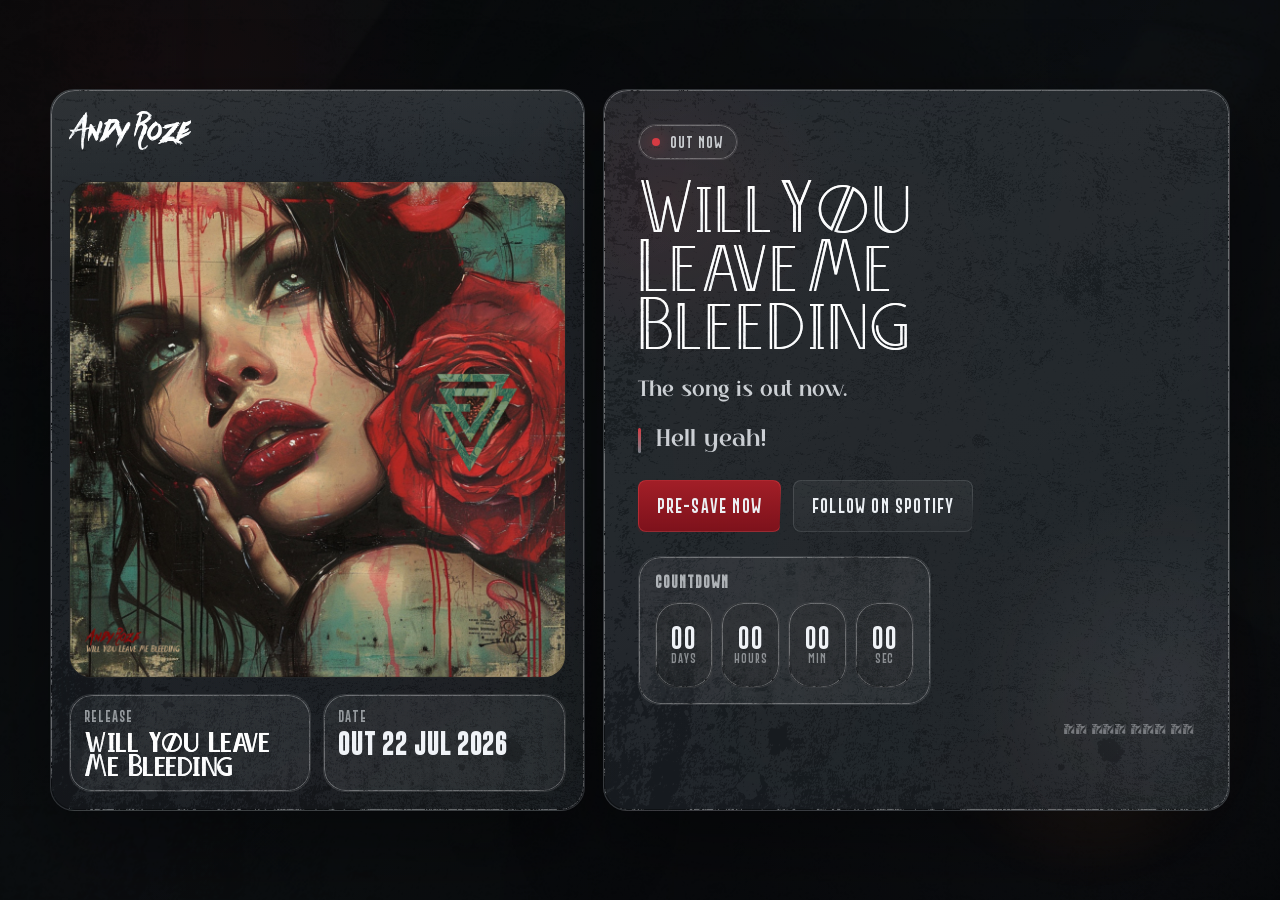
<file: bleed/index.html>
<!doctype html>
<html lang="en">
<head>
  <meta charset="utf-8" />
  <meta name="viewport" content="width=device-width, initial-scale=1" />
  <title>Andy Roze — Will You Leave Me Bleeding</title>
  <meta name="description" content="Pre-save Andy Roze — Will You Leave Me Bleeding. Out July 22, 2026." />
  <meta name="theme-color" content="#131518" />
  <meta property="og:title" content="Andy Roze — Will You Leave Me Bleeding" />
  <meta property="og:description" content="Pre-save now. Out July 22, 2026." />
  <meta property="og:type" content="website" />
  <meta property="og:image" content="cover-wylmb.jpg" />

  <style>
    @font-face { font-family: "Againts"; src: url("Againts.ttf") format("truetype"); font-display: swap; }
    @font-face { font-family: "AnniversDemo"; src: url("AnniversDemo.ttf") format("truetype"); font-display: swap; }
    @font-face { font-family: "Gobold"; src: url("GoboldExtra2.otf") format("opentype"); font-display: swap; }
    @font-face { font-family: "Graceful"; src: url("Graceful.otf") format("opentype"); font-display: swap; }

    :root {
      --bg: #0d1013;
      --mx: 0;
      --my: 0;
      --bg-2: #171b20;
      --panel: rgba(23, 26, 31, 0.84);
      --panel-2: rgba(28, 32, 38, 0.78);
      --metal: #d8dde3;
      --ink: #ecf0f4;
      --muted: rgba(236,240,244,.76);
      --low: rgba(236,240,244,.48);
      --edge: rgba(255,255,255,.11);
      --blood: #971d24;
      --blood-2: #d63b43;
      --teal: #6d7e8a;
      --steel: #98a3ad;
      --shadow: 0 30px 90px rgba(0,0,0,.42);
      --radius: 24px;
    }

    * { box-sizing: border-box; }
    html, body { min-height: 100%; }
    body {
      margin: 0;
      color: var(--ink);
      overflow-x: hidden;
      font-family: Georgia, serif;
      background:
        radial-gradient(circle at 12% 12%, rgba(214,59,67,.10), transparent 24vw),
        radial-gradient(circle at 85% 82%, rgba(120,136,148,.10), transparent 30vw),
        linear-gradient(145deg, #090b0d 0%, #15191d 50%, #0b0d10 100%);
      position: relative;
    }

    body::before,
    body::after {
      content: "";
      position: fixed;
      inset: 0;
      pointer-events: none;
    }

    body::before {
      background: url("grunge-texture.jpg") center/cover repeat;
      opacity: .045;
      mix-blend-mode: soft-light;
      z-index: -1;
    }

    body::after {
      background:
        linear-gradient(rgba(255,255,255,.018) 1px, transparent 1px),
        linear-gradient(90deg, rgba(255,255,255,.015) 1px, transparent 1px);
      background-size: 48px 48px;
      mask-image: radial-gradient(circle at center, black 0%, transparent 82%);
      opacity: .14;
      z-index: -1;
    }

    .bg-photo {
      position: fixed;
      inset: -3%;
      pointer-events: none;
      z-index: -2;
      background-image:
        linear-gradient(180deg, rgba(6,8,10,.82), rgba(7,9,11,.86)),
        linear-gradient(90deg, rgba(8,9,11,.78), rgba(8,9,11,.46) 34%, rgba(8,9,11,.72) 100%),
        url("bg-andy.jpg");
      background-size: cover, cover, cover;
      background-repeat: no-repeat;
      background-position: center, center, 71% center;
      opacity: .5;
      filter: brightness(.42) saturate(.72) contrast(1.02);
      transform: translate3d(calc(var(--mx) * 10px), calc(var(--my) * 10px), 0) scale(1.05);
      will-change: transform;
      transition: transform .18s ease-out;
    }

    .candle-glow {
      position: fixed;
      width: min(30vw, 320px);
      height: min(42vw, 420px);
      right: clamp(10px, 3vw, 36px);
      bottom: clamp(18px, 4vh, 44px);
      pointer-events: none;
      z-index: -1;
      opacity: .34;
      transform: translate3d(calc(var(--mx) * 5px), calc(var(--my) * 7px), 0);
      filter: blur(18px);
      will-change: transform, opacity;
      transition: transform .18s ease-out;
      animation: candleFlicker 5.6s ease-in-out infinite;
    }

    .candle-glow::before,
    .candle-glow::after {
      content: "";
      position: absolute;
      inset: 0;
      border-radius: 999px;
    }

    .candle-glow::before {
      background:
        radial-gradient(circle at 55% 76%, rgba(255,162,83,.24) 0%, rgba(255,126,46,.15) 18%, rgba(194,58,21,.07) 34%, rgba(194,58,21,0) 66%),
        radial-gradient(circle at 52% 60%, rgba(255,210,116,.18) 0%, rgba(255,179,86,.12) 12%, rgba(255,140,66,.05) 24%, rgba(255,140,66,0) 50%);
    }

    .candle-glow::after {
      width: 22%;
      height: 34%;
      left: 47%;
      top: 38%;
      transform: translateX(-50%);
      background:
        radial-gradient(circle at 50% 70%, rgba(255,233,172,.55) 0%, rgba(255,188,87,.28) 24%, rgba(255,137,49,.10) 48%, rgba(255,137,49,0) 76%);
      filter: blur(10px);
      opacity: .85;
    }

    a { color: inherit; text-decoration: none; }

    .wrap {
      width: min(1180px, calc(100% - 28px));
      margin: 0 auto;
      min-height: 100vh;
      display: grid;
      place-items: center;
      padding: 24px 0;
      position: relative;
    }


    .shell {
      width: 100%;
      display: grid;
      grid-template-columns: minmax(320px, .92fr) minmax(360px, 1.08fr);
      gap: 18px;
      position: relative;
      z-index: 1;
      /* Keep the interactive panels fixed under the cursor.
         Background layers can still use the mouse parallax variables. */
      transform: none;
    }

    .art-panel,
    .content-panel {
      position: relative;
      overflow: hidden;
      border-radius: var(--radius);
      border: 1px solid var(--edge);
      box-shadow: var(--shadow);
      backdrop-filter: blur(16px);
      -webkit-backdrop-filter: blur(16px);
    }

    .art-panel {
      padding: 18px;
      background:
        linear-gradient(180deg, rgba(255,255,255,.05), transparent 24%),
        linear-gradient(145deg, rgba(122,136,148,.08), rgba(255,255,255,.02)),
        rgba(18, 21, 26, .88);
      display: flex;
      flex-direction: column;
      gap: 16px;
    }

    .content-panel {
      padding: clamp(22px, 3vw, 34px);
      background:
        radial-gradient(circle at 10% 16%, rgba(214,59,67,.08), transparent 20%),
        radial-gradient(circle at 90% 84%, rgba(152,163,173,.11), transparent 24%),
        linear-gradient(155deg, rgba(255,255,255,.05), rgba(255,255,255,.02)),
        rgba(22, 26, 31, .9);
      display: flex;
      flex-direction: column;
      justify-content: flex-start;
    }

    .rough-edge::after {
      content: "";
      position: absolute;
      inset: 0;
      border-radius: inherit;
      padding: 1px;
      background:
        linear-gradient(180deg, rgba(255,255,255,.2), rgba(255,255,255,.06)),
        url("grunge-texture.jpg") center/cover repeat;
      background-blend-mode: overlay;
      opacity: .32;
      pointer-events: none;
      -webkit-mask: linear-gradient(#000 0 0) content-box, linear-gradient(#000 0 0);
      -webkit-mask-composite: xor;
      mask: linear-gradient(#000 0 0) content-box, linear-gradient(#000 0 0);
      mask-composite: exclude;
    }

    .soft-grunge::before {
      content: "";
      position: absolute;
      inset: 0;
      background:
        linear-gradient(180deg, rgba(255,255,255,.04), transparent 18%),
        url("grunge-texture.jpg") center/cover repeat;
      mix-blend-mode: soft-light;
      opacity: .12;
      pointer-events: none;
    }

    .topline {
      position: relative;
      z-index: 1;
      display: flex;
      align-items: flex-start;
      justify-content: flex-start;
      gap: 12px;
      padding-top: 0;
      overflow: visible;
    }

    .andy {
      display: inline-block;
      margin-top: 0;
      padding-top: .18em;
      padding-bottom: .08em;
      font-family: "Againts", cursive;
      font-size: clamp(2.05rem, 3vw, 2.62rem);
      line-height: 1.24;
      letter-spacing: .02em;
      color: transparent;
      background:
        linear-gradient(180deg, #e7edf3 0%, #b6c0c8 42%, #7d8891 78%, #eef3f7 100%),
        url("grunge-texture.jpg") center/cover repeat;
      background-blend-mode: screen;
      -webkit-background-clip: text;
      background-clip: text;
      text-shadow: 0 0 16px rgba(255,255,255,.04);
      filter: saturate(.84) contrast(1.06);
    }

    .ui-label,
    .badge,
    .tape,
    .note .label,
    .module h2,
    .preview-ribbon,
    .timebox .label,
    .footer {
      font-family: "Gobold", Impact, sans-serif;
      text-transform: uppercase;
      letter-spacing: .08em;
    }

    .smallcaps {
      color: rgba(236,240,244,.74);
      font-size: .9rem;
    }

    .cover-frame,
    .module,
    .note,
    .timebox,
    .badge {
      position: relative;
      overflow: hidden;
      border-radius: 22px;
      border: 1px solid rgba(255,255,255,.09);
      background: rgba(255,255,255,.028);
    }

    .cover-frame {
      background: #0d0f12;
      isolation: isolate;
    }

    .cover-frame::after {
      content: "";
      position: absolute;
      inset: 0;
      background:
        linear-gradient(110deg, transparent 0 50%, rgba(255,255,255,.08) 52%, transparent 56% 100%),
        linear-gradient(180deg, transparent 0 72%, rgba(0,0,0,.32) 100%);
      pointer-events: none;
      z-index: 4;
    }

    .cover {
      display: block;
      width: 100%;
      aspect-ratio: 1 / 1;
      object-fit: cover;
      transform: scale(1.01);
      filter: contrast(1.02) saturate(.97);
      transition: transform .8s ease;
    }

    .cover-frame:hover .cover,
    .cover-frame:focus-within .cover { transform: scale(1.03); }

    .tape {
      position: absolute;
      top: 14px;
      left: 14px;
      z-index: 5;
      padding: 8px 12px;
      font-size: .76rem;
      background: rgba(150,29,36,.92);
      color: #f8f9fb;
      box-shadow: 0 10px 30px rgba(0,0,0,.18);
      border-radius: 8px;
      clip-path: polygon(1% 0, 99% 0, 100% 8%, 99% 100%, 1% 100%, 0 92%, 0 8%);
    }

    .art-notes {
      display: grid;
      grid-template-columns: 1fr 1fr;
      gap: 12px;
    }

    .note {
      min-height: 92px;
      padding: 14px 14px 12px;
    }

    .note .label {
      position: relative;
      z-index: 1;
      color: rgba(236,240,244,.56);
      font-size: .74rem;
      margin-bottom: 8px;
    }

    .note strong {
      position: relative;
      z-index: 1;
      display: block;
      font-size: 1.08rem;
      line-height: 1.14;
      font-weight: 600;
      color: rgba(236,240,244,.92);
    }

    .note-release {
      font-family: "AnniversDemo", serif;
      font-size: 1.58rem !important;
      line-height: .94 !important;
      letter-spacing: .02em;
      color: transparent !important;
      background:
        linear-gradient(180deg, #fbf9f5 0%, #e7edf3 42%, #cad1d8 76%, #f4f7fb 100%),
        url("grunge-texture.jpg") center/cover repeat;
      background-blend-mode: screen;
      -webkit-background-clip: text;
      background-clip: text;
      text-shadow: 0 0 10px rgba(255,255,255,.03);
    }

    .note-date {
      font-family: "Gobold", Impact, sans-serif;
      font-size: 1.48rem !important;
      line-height: .98 !important;
      letter-spacing: .03em;
      color: rgba(244,247,251,.98) !important;
    }

    .badge {
      position: relative;
      z-index: 1;
      display: inline-flex;
      align-items: center;
      gap: 10px;
      align-self: flex-start;
      margin-bottom: 14px;
      padding: 9px 13px;
      background: rgba(255,255,255,.04);
      color: rgba(236,240,244,.82);
      font-size: .78rem;
    }

    .badge i {
      width: 8px;
      height: 8px;
      border-radius: 50%;
      background: var(--blood-2);
      box-shadow: 0 0 16px rgba(214,59,67,.84);
      flex: none;
    }

    .song-title {
      display: block;
      margin: 6px 0 0;
      max-width: 720px;
      line-height: .92;
    }

    .song-title .line {
      display: block;
      white-space: nowrap;
    }

    .song-title .title-word {
      display: inline-block;
      font-family: "AnniversDemo", serif;
      font-size: clamp(2.45rem, 5vw, 4.15rem);
      color: transparent;
      background:
        linear-gradient(180deg, #fbf9f5 0%, #e7edf3 42%, #cad1d8 76%, #f4f7fb 100%),
        url("grunge-texture.jpg") center/cover repeat;
      background-blend-mode: screen;
      -webkit-background-clip: text;
      background-clip: text;
      text-shadow: 0 0 18px rgba(255,255,255,.04);
      letter-spacing: .03em;
      animation: titleBreath 4.6s ease-in-out infinite;
      will-change: filter, text-shadow;
    }

    .song-title .sp { display: inline-block; width: .28em; }

    .lede,
    .pullquote,
    .module p {
      font-family: "Graceful", Georgia, serif !important;
      font-weight: normal;
      text-transform: none;
      letter-spacing: 0;
      color: rgba(236,240,244,.84);
    }

    .lede {
      margin: 18px 0 0;
      max-width: 640px;
      font-size: clamp(1.22rem, 1.72vw, 1.42rem);
      line-height: 1.46;
    }

    .pullquote {
      position: relative;
      margin: 18px 0 0;
      padding-left: 18px;
      max-width: 620px;
      font-size: clamp(1.25rem, 1.88vw, 1.5rem);
      line-height: 1.3;
    }

    .pullquote::before {
      content: "";
      position: absolute;
      left: 0;
      top: .15em;
      bottom: .12em;
      width: 3px;
      background: linear-gradient(180deg, var(--blood-2), rgba(152,163,173,.76));
      border-radius: 99px;
    }

    .actions {
      display: flex;
      flex-wrap: wrap;
      gap: 12px;
      margin-top: 24px;
    }

    .btn {
      min-height: 52px;
      padding: 0 18px;
      border: 1px solid rgba(255,255,255,.12);
      background: linear-gradient(180deg, rgba(255,255,255,.05), rgba(255,255,255,.03));
      color: var(--ink);
      display: inline-flex;
      align-items: center;
      justify-content: center;
      gap: 10px;
      font-family: "Gobold", Impact, sans-serif;
      text-transform: uppercase;
      letter-spacing: .08em;
      font-size: .94rem;
      border-radius: 8px;
      clip-path: polygon(1% 0, 99% 0, 100% 8%, 99% 100%, 1% 100%, 0 92%, 0 8%);
      box-shadow: 0 10px 24px rgba(0,0,0,.14);
      transition: transform .2s ease, border-color .2s ease, filter .2s ease;
    }

    .btn:hover {
      border-color: rgba(255,255,255,.22);
      filter: brightness(1.04);
    }

    .btn:active {
      filter: brightness(.98);
    }

    .btn.primary {
      position: relative;
      overflow: hidden;
      background: linear-gradient(180deg, rgba(165,31,39,.98), rgba(128,18,27,.98));
      border-color: rgba(214,59,67,.55);
      box-shadow: 0 15px 34px rgba(157,31,37,.28);
      animation: buttonGlow 2s ease-in-out infinite;
    }

    .btn.primary::before {
      content: "";
      position: absolute;
      top: -42%;
      bottom: -42%;
      left: -52%;
      width: 42%;
      transform: skewX(-22deg) translateX(-190%);
      background: linear-gradient(90deg, rgba(255,255,255,0) 0%, rgba(255,255,255,.10) 20%, rgba(255,255,255,.95) 50%, rgba(255,255,255,.10) 80%, rgba(255,255,255,0) 100%);
      mix-blend-mode: screen;
      opacity: .98;
      filter: blur(.45px);
      animation: redSweep 2s ease-in-out infinite;
      pointer-events: none;
      z-index: 1;
    }

    .btn.primary::after {
      content: "";
      position: absolute;
      inset: -10%;
      border-radius: inherit;
      background: radial-gradient(circle at center, rgba(255,255,255,.12) 0%, rgba(214,59,67,.18) 42%, rgba(214,59,67,0) 76%);
      opacity: 0;
      filter: blur(14px);
      animation: redGlow 2s ease-in-out infinite;
      pointer-events: none;
      z-index: 0;
    }

    .grid {
      display: grid;
      grid-template-columns: 1.08fr .92fr;
      gap: 14px;
      margin-top: 24px;
      align-items: start;
    }

    .module {
      padding: 16px;
    }

    .module h2 {
      position: relative;
      z-index: 1;
      margin: 0 0 8px;
      color: rgba(236,240,244,.68);
      font-size: .84rem;
    }

    .module p {
      position: relative;
      z-index: 1;
      margin: 0;
      font-size: 1.12rem;
      line-height: 1.42;
    }

    .socials {
      display: flex;
      flex-wrap: wrap;
      gap: 10px;
      margin-top: 14px;
      position: relative;
      z-index: 1;
    }

    .btn.small {
      min-height: 42px;
      padding-inline: 14px;
      font-size: .82rem;
    }

    .preview-ribbon {
      display: inline-block;
      position: relative;
      z-index: 1;
      margin-bottom: 10px;
      padding: 7px 10px;
      font-size: .74rem;
      color: rgba(236,240,244,.84);
      background: rgba(255,255,255,.05);
      border-radius: 6px;
    }

    .countdown {
      display: grid;
      grid-template-columns: repeat(4, minmax(0, 1fr));
      gap: 8px;
      margin-top: 12px;
    }

    .timebox {
      min-height: 86px;
      display: grid;
      place-items: center;
      text-align: center;
      padding: 12px 6px 10px;
      background: rgba(0,0,0,.16);
    }

    .num {
      position: relative;
      z-index: 1;
      font-family: "Gobold", Impact, sans-serif;
      font-size: clamp(1.42rem, 1.85vw, 1.86rem);
      line-height: .95;
      letter-spacing: .02em;
      color: rgba(244,247,251,.98);
    }

    .timebox .label {
      position: relative;
      z-index: 1;
      margin-top: 5px;
      font-size: .62rem;
      line-height: 1;
      color: rgba(236,240,244,.5);
      white-space: nowrap;
    }

    .footer {
      margin-top: 16px;
      min-height: 16px;
      color: rgba(236,240,244,.38);
      font-size: .74rem;
      text-align: right;
    }

    .hidden { display: none !important; }

    @keyframes redSweep {
      0%, 54%, 100% { transform: skewX(-22deg) translateX(-220%); opacity: 0; }
      58% { opacity: .22; }
      66% { transform: skewX(-22deg) translateX(120%); opacity: .98; }
      74% { transform: skewX(-22deg) translateX(360%); opacity: .98; }
      80% { opacity: 0; }
    }

    @keyframes redGlow {
      0%, 54%, 100% { opacity: 0; }
      60% { opacity: .14; }
      68% { opacity: .28; }
      74% { opacity: .34; }
      80% { opacity: .06; }
    }

    @keyframes buttonGlow {
      0%, 54%, 100% {
        box-shadow: 0 15px 34px rgba(157,31,37,.28), 0 0 0 rgba(255,255,255,0), 0 0 0 rgba(214,59,67,0);
      }
      60% {
        box-shadow: 0 15px 34px rgba(157,31,37,.30), 0 0 10px rgba(255,255,255,.04), 0 0 16px rgba(214,59,67,.12);
      }
      68% {
        box-shadow: 0 15px 34px rgba(157,31,37,.32), 0 0 14px rgba(255,255,255,.08), 0 0 24px rgba(214,59,67,.18);
      }
      74% {
        box-shadow: 0 15px 34px rgba(157,31,37,.34), 0 0 18px rgba(255,255,255,.10), 0 0 30px rgba(214,59,67,.24);
      }
      80% {
        box-shadow: 0 15px 34px rgba(157,31,37,.28), 0 0 6px rgba(255,255,255,.02), 0 0 10px rgba(214,59,67,.08);
      }
    }

    @media (max-width: 1020px) {
      .shell {
        grid-template-columns: 1fr;
        transform: none;
      }
      .art-panel,
      .content-panel { transform: none; }
      .wrap { width: min(100% - 18px, 760px); padding: 12px 0 18px; }
      .grid { grid-template-columns: 1fr; }
      .song-title .title-word { font-size: clamp(2.15rem, 7.4vw, 3.65rem); }
      .actions .btn { width: 100%; }
    }

    @media (max-width: 620px) {
      .art-panel { padding: 14px; }
      .content-panel { padding: 18px 15px 20px; }
      .art-notes { grid-template-columns: 1fr; }
      .countdown { grid-template-columns: repeat(2, minmax(0, 1fr)); }
      .song-title .line { white-space: normal; }
      .andy {
        font-size: 1.9rem;
        margin-top: 0;
        padding-top: .18em;
        padding-bottom: .08em;
        line-height: 1.24;
      }
    }

    @media (prefers-reduced-motion: reduce) {
      .shell,
      .art-panel,
      .content-panel {
        transform: none !important;
        transition: none !important;
      }
    }

    @media (prefers-reduced-motion: no-preference) {
      .badge i { animation: pulse 1.8s ease-in-out infinite; }
      @keyframes pulse { 0%, 100% { transform: scale(.82); opacity: .74; } 50% { transform: scale(1.16); opacity: 1; } }
      @keyframes candleFlicker {
        0%, 100% { opacity: .26; transform: translate3d(calc(var(--mx) * 5px), calc(var(--my) * 7px), 0) scale(.98); }
        18% { opacity: .32; transform: translate3d(calc(var(--mx) * 5px), calc(var(--my) * 7px), 0) scale(1.02); }
        42% { opacity: .38; transform: translate3d(calc(var(--mx) * 5px), calc(var(--my) * 7px), 0) scale(1.03); }
        61% { opacity: .28; transform: translate3d(calc(var(--mx) * 5px), calc(var(--my) * 7px), 0) scale(.99); }
        78% { opacity: .36; transform: translate3d(calc(var(--mx) * 5px), calc(var(--my) * 7px), 0) scale(1.01); }
      }
      @keyframes titleBreath {
        0%, 100% {
          text-shadow: 0 0 14px rgba(255,255,255,.03), 0 0 20px rgba(214,59,67,.04), 0 0 30px rgba(255,255,255,.02);
          filter: brightness(1) drop-shadow(0 0 2px rgba(255,255,255,.02));
        }
        50% {
          text-shadow: 0 0 18px rgba(255,255,255,.08), 0 0 28px rgba(214,59,67,.10), 0 0 44px rgba(255,255,255,.05);
          filter: brightness(1.04) drop-shadow(0 0 8px rgba(255,255,255,.05));
        }
      }
    }
  </style>
</head>
<body>
  <div class="bg-photo" aria-hidden="true"></div>
  <div class="candle-glow" aria-hidden="true"></div>
  <main class="wrap">
    <section class="shell" aria-label="Pre-save page">
      <aside class="art-panel rough-edge soft-grunge">
        <div class="topline">
          <span class="andy">Andy Roze</span>
        </div>

        <div class="cover-frame rough-edge soft-grunge" id="coverFrame">
          <img class="cover" src="cover-wylmb.jpg" alt="Will You Leave Me Bleeding cover art" />
        </div>

        <div class="art-notes">
          <div class="note rough-edge soft-grunge">
            <div class="label">Release</div>
            <strong class="note-release">Will You Leave Me Bleeding</strong>
          </div>
          <div class="note rough-edge soft-grunge">
            <div class="label">Date</div>
            <strong class="note-date">Out 22 Jul 2026</strong>
          </div>
        </div>
      </aside>

      <article class="content-panel rough-edge soft-grunge">
        <div>
          <div class="badge rough-edge"><i></i><span id="statusText">Pre-save</span></div>

          <div class="song-title" aria-label="Will You Leave Me Bleeding">
            <span class="line"><span class="title-word">Will</span><span class="sp"></span><span class="title-word">You</span></span>
            <span class="line"><span class="title-word">Leave</span><span class="sp"></span><span class="title-word">Me</span></span>
            <span class="line"><span class="title-word">Bleeding</span></span>
          </div>

          <p class="lede" id="leadText">
            The song will be saved to your Spotify on July 22, 2026.
          </p>

          <p class="pullquote">Hell yeah!</p>

          <nav class="actions" aria-label="Primary actions">
            <a class="btn primary" id="previewButton" href="https://found.ee/b1iMW1" target="_blank" rel="noopener">Pre-Save Now</a>
            <a class="btn" id="spotifyButton" href="#" target="_blank" rel="noopener">Follow on Spotify</a>
          </nav>

          <div class="grid">
            <section class="module rough-edge soft-grunge" aria-label="Countdown to release">
              <h2>Countdown</h2>
              <div class="countdown">
                <div class="timebox rough-edge soft-grunge"><div><div class="num" id="days">--</div><div class="label">Days</div></div></div>
                <div class="timebox rough-edge soft-grunge"><div><div class="num" id="hours">--</div><div class="label">Hours</div></div></div>
                <div class="timebox rough-edge soft-grunge"><div><div class="num" id="minutes">--</div><div class="label">Min</div></div></div>
                <div class="timebox rough-edge soft-grunge"><div><div class="num" id="seconds">--</div><div class="label">Sec</div></div></div>
              </div>
            </section>
          </div>
        </div>

        <footer class="footer">𒍝𒂊 𒈬𒁕𒀭 𒌑𒌌𒄭 𒅗𒀀</footer>
      </article>
    </section>
  </main>

  <script>
    // EDIT ONLY THIS BLOCK AFTER UPLOAD
    const CONFIG = {
      releaseDateISO: "2026-07-22T00:00:00+02:00",
      presaveUrl: "https://found.ee/b1iMW1",
      spotifyArtistUrl: "https://open.spotify.com/artist/0I22ZgD2w7WwWUmAvrTj4Y?si=UqC60DfySte24MYBbUj7Jg",
      instagramUrl: "",
      youtubeUrl: "",
      outNowUrl: "PASTE_FINAL_SPOTIFY_OR_SMART_LINK_AFTER_RELEASE_HERE"
    };

    const $ = (id) => document.getElementById(id);
    const setHref = (id, value) => {
      const el = $(id);
      const valid = value && !value.startsWith("PASTE_") && value !== "#";
      if (valid) el.href = value;
      else el.classList.add("hidden");
    };

    setHref("spotifyButton", CONFIG.spotifyArtistUrl);
    $("previewButton").href = CONFIG.presaveUrl;
    $("previewButton").target = "_blank";

    const target = new Date(CONFIG.releaseDateISO).getTime();
    const tick = () => {
      const now = Date.now();
      let diff = target - now;

      if (diff <= 0) {
        $("statusText").textContent = "Out Now";
        $("leadText").textContent = "The song is out now.";
        ["days", "hours", "minutes", "seconds"].forEach(id => $(id).textContent = "00");
        if (CONFIG.outNowUrl && !CONFIG.outNowUrl.startsWith("PASTE_")) {
          $("previewButton").textContent = "Listen Now";
          $("previewButton").href = CONFIG.outNowUrl;
          $("previewButton").target = "_blank";
        }
        return;
      }

      const days = Math.floor(diff / 86400000); diff -= days * 86400000;
      const hours = Math.floor(diff / 3600000); diff -= hours * 3600000;
      const minutes = Math.floor(diff / 60000); diff -= minutes * 60000;
      const seconds = Math.floor(diff / 1000);

      $("days").textContent = String(days).padStart(2, "0");
      $("hours").textContent = String(hours).padStart(2, "0");
      $("minutes").textContent = String(minutes).padStart(2, "0");
      $("seconds").textContent = String(seconds).padStart(2, "0");
    };

    tick();
    setInterval(tick, 1000);

    // Subtle full-page mouse parallax / tilt.
    const canParallax = window.matchMedia("(hover: hover) and (pointer: fine)").matches
      && !window.matchMedia("(prefers-reduced-motion: reduce)").matches;

    if (canParallax) {
      let targetX = 0;
      let targetY = 0;
      let currentX = 0;
      let currentY = 0;
      let raf = 0;

      const renderParallax = () => {
        currentX += (targetX - currentX) * 0.10;
        currentY += (targetY - currentY) * 0.10;

        document.documentElement.style.setProperty("--mx", currentX.toFixed(4));
        document.documentElement.style.setProperty("--my", currentY.toFixed(4));

        const moving = Math.abs(targetX - currentX) > 0.001 || Math.abs(targetY - currentY) > 0.001;
        if (moving) raf = requestAnimationFrame(renderParallax);
        else raf = 0;
      };

      const startRender = () => {
        if (!raf) raf = requestAnimationFrame(renderParallax);
      };

      window.addEventListener("pointermove", (event) => {
        targetX = (event.clientX / window.innerWidth - 0.5) * 2;
        targetY = (event.clientY / window.innerHeight - 0.5) * 2;
        targetX = Math.max(-1, Math.min(1, targetX));
        targetY = Math.max(-1, Math.min(1, targetY));
        startRender();
      }, { passive: true });

      document.documentElement.addEventListener("mouseleave", () => {
        targetX = 0;
        targetY = 0;
        startRender();
      });
    }
  </script>
</body>
</html>
</file>
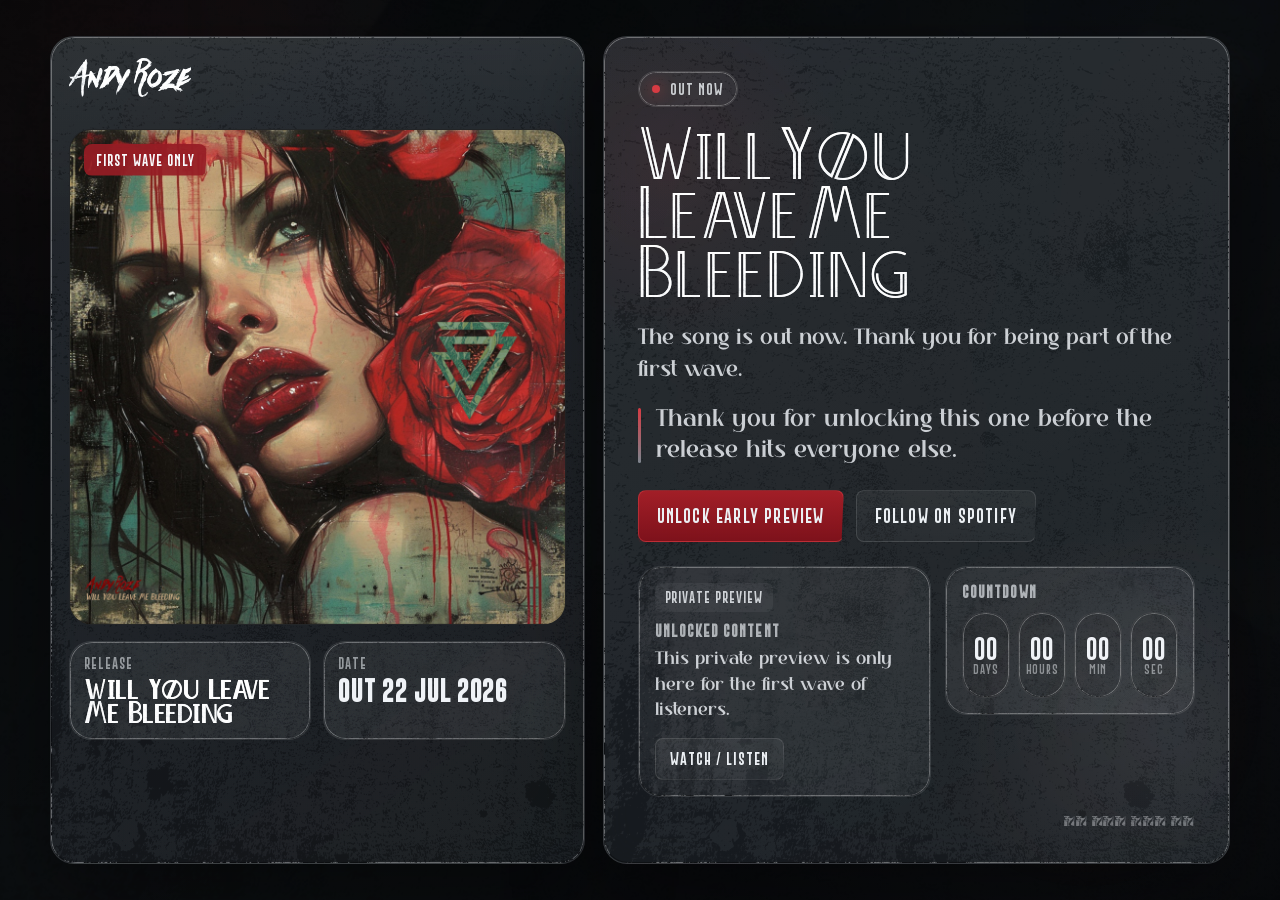
<file: bleeding-unlocked/index.html>
<!doctype html>
<html lang="en">
<head>
  <meta charset="utf-8" />
  <meta name="viewport" content="width=device-width, initial-scale=1" />
  <title>Andy Roze — Will You Leave Me Bleeding</title>
  <meta name="description" content="Private pre-release unlock for Andy Roze — Will You Leave Me Bleeding. Out July 22, 2026." />
  <meta name="theme-color" content="#131518" />
  <meta property="og:title" content="Andy Roze — Will You Leave Me Bleeding" />
  <meta property="og:description" content="Private pre-release unlock. Out July 22, 2026." />
  <meta property="og:type" content="website" />
  <meta property="og:image" content="cover-wylmb.jpg" />

  <style>
    @font-face { font-family: "Againts"; src: url("Againts.ttf") format("truetype"); font-display: swap; }
    @font-face { font-family: "AnniversDemo"; src: url("AnniversDemo.ttf") format("truetype"); font-display: swap; }
    @font-face { font-family: "Gobold"; src: url("GoboldExtra2.otf") format("opentype"); font-display: swap; }
    @font-face { font-family: "Graceful"; src: url("Graceful.otf") format("opentype"); font-display: swap; }

    :root {
      --bg: #0d1013;
      --mx: 0;
      --my: 0;
      --bg-2: #171b20;
      --panel: rgba(23, 26, 31, 0.84);
      --panel-2: rgba(28, 32, 38, 0.78);
      --metal: #d8dde3;
      --ink: #ecf0f4;
      --muted: rgba(236,240,244,.76);
      --low: rgba(236,240,244,.48);
      --edge: rgba(255,255,255,.11);
      --blood: #971d24;
      --blood-2: #d63b43;
      --teal: #6d7e8a;
      --steel: #98a3ad;
      --shadow: 0 30px 90px rgba(0,0,0,.42);
      --radius: 24px;
    }

    * { box-sizing: border-box; }
    html, body { min-height: 100%; }
    body {
      margin: 0;
      color: var(--ink);
      overflow-x: hidden;
      font-family: Georgia, serif;
      background:
        radial-gradient(circle at 12% 12%, rgba(214,59,67,.10), transparent 24vw),
        radial-gradient(circle at 85% 82%, rgba(120,136,148,.10), transparent 30vw),
        linear-gradient(145deg, #090b0d 0%, #15191d 50%, #0b0d10 100%);
      position: relative;
    }

    body::before,
    body::after {
      content: "";
      position: fixed;
      inset: 0;
      pointer-events: none;
    }

    body::before {
      background: url("grunge-texture.jpg") center/cover repeat;
      opacity: .045;
      mix-blend-mode: soft-light;
      z-index: -1;
    }

    body::after {
      background:
        linear-gradient(rgba(255,255,255,.018) 1px, transparent 1px),
        linear-gradient(90deg, rgba(255,255,255,.015) 1px, transparent 1px);
      background-size: 48px 48px;
      mask-image: radial-gradient(circle at center, black 0%, transparent 82%);
      opacity: .14;
      z-index: -1;
    }

    .bg-photo {
      position: fixed;
      inset: -3%;
      pointer-events: none;
      z-index: -2;
      background-image:
        linear-gradient(180deg, rgba(6,8,10,.82), rgba(7,9,11,.86)),
        linear-gradient(90deg, rgba(8,9,11,.78), rgba(8,9,11,.46) 34%, rgba(8,9,11,.72) 100%),
        url("bg-andy.jpg");
      background-size: cover, cover, cover;
      background-repeat: no-repeat;
      background-position: center, center, 71% center;
      opacity: .5;
      filter: brightness(.42) saturate(.72) contrast(1.02);
      transform: translate3d(calc(var(--mx) * 10px), calc(var(--my) * 10px), 0) scale(1.05);
      will-change: transform;
      transition: transform .18s ease-out;
    }

    .candle-glow {
      position: fixed;
      width: min(30vw, 320px);
      height: min(42vw, 420px);
      right: clamp(10px, 3vw, 36px);
      bottom: clamp(18px, 4vh, 44px);
      pointer-events: none;
      z-index: -1;
      opacity: .34;
      transform: translate3d(calc(var(--mx) * 5px), calc(var(--my) * 7px), 0);
      filter: blur(18px);
      will-change: transform, opacity;
      transition: transform .18s ease-out;
      animation: candleFlicker 5.6s ease-in-out infinite;
    }

    .candle-glow::before,
    .candle-glow::after {
      content: "";
      position: absolute;
      inset: 0;
      border-radius: 999px;
    }

    .candle-glow::before {
      background:
        radial-gradient(circle at 55% 76%, rgba(255,162,83,.24) 0%, rgba(255,126,46,.15) 18%, rgba(194,58,21,.07) 34%, rgba(194,58,21,0) 66%),
        radial-gradient(circle at 52% 60%, rgba(255,210,116,.18) 0%, rgba(255,179,86,.12) 12%, rgba(255,140,66,.05) 24%, rgba(255,140,66,0) 50%);
    }

    .candle-glow::after {
      width: 22%;
      height: 34%;
      left: 47%;
      top: 38%;
      transform: translateX(-50%);
      background:
        radial-gradient(circle at 50% 70%, rgba(255,233,172,.55) 0%, rgba(255,188,87,.28) 24%, rgba(255,137,49,.10) 48%, rgba(255,137,49,0) 76%);
      filter: blur(10px);
      opacity: .85;
    }

    a { color: inherit; text-decoration: none; }

    .wrap {
      width: min(1180px, calc(100% - 28px));
      margin: 0 auto;
      min-height: 100vh;
      display: grid;
      place-items: center;
      padding: 24px 0;
      position: relative;
    }


    .shell {
      width: 100%;
      display: grid;
      grid-template-columns: minmax(320px, .92fr) minmax(360px, 1.08fr);
      gap: 18px;
      position: relative;
      z-index: 1;
      transform-style: preserve-3d;
      will-change: transform;
      transform:
        perspective(1500px)
        translate3d(calc(var(--mx) * -9px), calc(var(--my) * -9px), 0)
        rotateX(calc(var(--my) * 0.75deg))
        rotateY(calc(var(--mx) * -0.88deg));
      transition: transform .16s ease-out;
    }

    .art-panel,
    .content-panel {
      position: relative;
      overflow: hidden;
      border-radius: var(--radius);
      border: 1px solid var(--edge);
      box-shadow: var(--shadow);
      backdrop-filter: blur(16px);
      -webkit-backdrop-filter: blur(16px);
    }

    .art-panel {
      padding: 18px;
      background:
        linear-gradient(180deg, rgba(255,255,255,.05), transparent 24%),
        linear-gradient(145deg, rgba(122,136,148,.08), rgba(255,255,255,.02)),
        rgba(18, 21, 26, .88);
      display: flex;
      flex-direction: column;
      gap: 16px;
    }

    .content-panel {
      padding: clamp(22px, 3vw, 34px);
      background:
        radial-gradient(circle at 10% 16%, rgba(214,59,67,.08), transparent 20%),
        radial-gradient(circle at 90% 84%, rgba(152,163,173,.11), transparent 24%),
        linear-gradient(155deg, rgba(255,255,255,.05), rgba(255,255,255,.02)),
        rgba(22, 26, 31, .9);
      display: flex;
      flex-direction: column;
      justify-content: flex-start;
    }

    .rough-edge::after {
      content: "";
      position: absolute;
      inset: 0;
      border-radius: inherit;
      padding: 1px;
      background:
        linear-gradient(180deg, rgba(255,255,255,.2), rgba(255,255,255,.06)),
        url("grunge-texture.jpg") center/cover repeat;
      background-blend-mode: overlay;
      opacity: .32;
      pointer-events: none;
      -webkit-mask: linear-gradient(#000 0 0) content-box, linear-gradient(#000 0 0);
      -webkit-mask-composite: xor;
      mask: linear-gradient(#000 0 0) content-box, linear-gradient(#000 0 0);
      mask-composite: exclude;
    }

    .soft-grunge::before {
      content: "";
      position: absolute;
      inset: 0;
      background:
        linear-gradient(180deg, rgba(255,255,255,.04), transparent 18%),
        url("grunge-texture.jpg") center/cover repeat;
      mix-blend-mode: soft-light;
      opacity: .12;
      pointer-events: none;
    }

    .topline {
      position: relative;
      z-index: 1;
      display: flex;
      align-items: flex-start;
      justify-content: flex-start;
      gap: 12px;
      padding-top: 0;
      overflow: visible;
    }

    .andy {
      display: inline-block;
      margin-top: 0;
      padding-top: .18em;
      padding-bottom: .08em;
      font-family: "Againts", cursive;
      font-size: clamp(2.05rem, 3vw, 2.62rem);
      line-height: 1.24;
      letter-spacing: .02em;
      color: transparent;
      background:
        linear-gradient(180deg, #e7edf3 0%, #b6c0c8 42%, #7d8891 78%, #eef3f7 100%),
        url("grunge-texture.jpg") center/cover repeat;
      background-blend-mode: screen;
      -webkit-background-clip: text;
      background-clip: text;
      text-shadow: 0 0 16px rgba(255,255,255,.04);
      filter: saturate(.84) contrast(1.06);
    }

    .ui-label,
    .badge,
    .tape,
    .note .label,
    .module h2,
    .preview-ribbon,
    .timebox .label,
    .footer {
      font-family: "Gobold", Impact, sans-serif;
      text-transform: uppercase;
      letter-spacing: .08em;
    }

    .smallcaps {
      color: rgba(236,240,244,.74);
      font-size: .9rem;
    }

    .cover-frame,
    .module,
    .note,
    .timebox,
    .badge {
      position: relative;
      overflow: hidden;
      border-radius: 22px;
      border: 1px solid rgba(255,255,255,.09);
      background: rgba(255,255,255,.028);
    }

    .cover-frame {
      background: #0d0f12;
      isolation: isolate;
    }

    .cover-frame::after {
      content: "";
      position: absolute;
      inset: 0;
      background:
        linear-gradient(110deg, transparent 0 50%, rgba(255,255,255,.08) 52%, transparent 56% 100%),
        linear-gradient(180deg, transparent 0 72%, rgba(0,0,0,.32) 100%);
      pointer-events: none;
      z-index: 4;
    }

    .cover,
    .cover-video {
      display: block;
      width: 100%;
      aspect-ratio: 1 / 1;
      object-fit: cover;
    }

    .cover {
      transform: scale(1.01);
      filter: contrast(1.02) saturate(.97);
      transition: transform .8s ease;
    }

    .cover-video {
      position: absolute;
      inset: 0;
      opacity: 0;
      transition: opacity .26s ease;
      z-index: 3;
      background: #0d0f12;
    }

    .cover-frame:hover .cover,
    .cover-frame:focus-within .cover,
    .cover-frame.video-active .cover { transform: scale(1.03); }
    .cover-frame.video-active .cover-video { opacity: 1; }

    @media (hover: none), (pointer: coarse) {
      .cover-video { opacity: 1; }
      .cover { transform: scale(1.03); }
    }

    .tape {
      position: absolute;
      top: 14px;
      left: 14px;
      z-index: 5;
      padding: 8px 12px;
      font-size: .76rem;
      background: rgba(150,29,36,.92);
      color: #f8f9fb;
      box-shadow: 0 10px 30px rgba(0,0,0,.18);
      border-radius: 8px;
      clip-path: polygon(1% 0, 99% 0, 100% 8%, 99% 100%, 1% 100%, 0 92%, 0 8%);
    }

    .art-notes {
      display: grid;
      grid-template-columns: 1fr 1fr;
      gap: 12px;
    }

    .note {
      min-height: 92px;
      padding: 14px 14px 12px;
    }

    .note .label {
      position: relative;
      z-index: 1;
      color: rgba(236,240,244,.56);
      font-size: .74rem;
      margin-bottom: 8px;
    }

    .note strong {
      position: relative;
      z-index: 1;
      display: block;
      font-size: 1.08rem;
      line-height: 1.14;
      font-weight: 600;
      color: rgba(236,240,244,.92);
    }

    .note-release {
      font-family: "AnniversDemo", serif;
      font-size: 1.58rem !important;
      line-height: .94 !important;
      letter-spacing: .02em;
      color: transparent !important;
      background:
        linear-gradient(180deg, #fbf9f5 0%, #e7edf3 42%, #cad1d8 76%, #f4f7fb 100%),
        url("grunge-texture.jpg") center/cover repeat;
      background-blend-mode: screen;
      -webkit-background-clip: text;
      background-clip: text;
      text-shadow: 0 0 10px rgba(255,255,255,.03);
    }

    .note-date {
      font-family: "Gobold", Impact, sans-serif;
      font-size: 1.48rem !important;
      line-height: .98 !important;
      letter-spacing: .03em;
      color: rgba(244,247,251,.98) !important;
    }

    .badge {
      position: relative;
      z-index: 1;
      display: inline-flex;
      align-items: center;
      gap: 10px;
      align-self: flex-start;
      margin-bottom: 14px;
      padding: 9px 13px;
      background: rgba(255,255,255,.04);
      color: rgba(236,240,244,.82);
      font-size: .78rem;
    }

    .badge i {
      width: 8px;
      height: 8px;
      border-radius: 50%;
      background: var(--blood-2);
      box-shadow: 0 0 16px rgba(214,59,67,.84);
      flex: none;
    }

    .song-title {
      display: block;
      margin: 6px 0 0;
      max-width: 720px;
      line-height: .92;
    }

    .song-title .line {
      display: block;
      white-space: nowrap;
    }

    .song-title .title-word {
      display: inline-block;
      font-family: "AnniversDemo", serif;
      font-size: clamp(2.45rem, 5vw, 4.15rem);
      color: transparent;
      background:
        linear-gradient(180deg, #fbf9f5 0%, #e7edf3 42%, #cad1d8 76%, #f4f7fb 100%),
        url("grunge-texture.jpg") center/cover repeat;
      background-blend-mode: screen;
      -webkit-background-clip: text;
      background-clip: text;
      text-shadow: 0 0 18px rgba(255,255,255,.04);
      letter-spacing: .03em;
      animation: titleBreath 4.6s ease-in-out infinite;
      will-change: filter, text-shadow;
    }

    .song-title .sp { display: inline-block; width: .28em; }

    .lede,
    .pullquote,
    .module p {
      font-family: "Graceful", Georgia, serif !important;
      font-weight: normal;
      text-transform: none;
      letter-spacing: 0;
      color: rgba(236,240,244,.84);
    }

    .lede {
      margin: 18px 0 0;
      max-width: 640px;
      font-size: clamp(1.22rem, 1.72vw, 1.42rem);
      line-height: 1.46;
    }

    .pullquote {
      position: relative;
      margin: 18px 0 0;
      padding-left: 18px;
      max-width: 620px;
      font-size: clamp(1.25rem, 1.88vw, 1.5rem);
      line-height: 1.3;
    }

    .pullquote::before {
      content: "";
      position: absolute;
      left: 0;
      top: .15em;
      bottom: .12em;
      width: 3px;
      background: linear-gradient(180deg, var(--blood-2), rgba(152,163,173,.76));
      border-radius: 99px;
    }

    .actions {
      display: flex;
      flex-wrap: wrap;
      gap: 12px;
      margin-top: 24px;
    }

    .btn {
      min-height: 52px;
      padding: 0 18px;
      border: 1px solid rgba(255,255,255,.12);
      background: linear-gradient(180deg, rgba(255,255,255,.05), rgba(255,255,255,.03));
      color: var(--ink);
      display: inline-flex;
      align-items: center;
      justify-content: center;
      gap: 10px;
      font-family: "Gobold", Impact, sans-serif;
      text-transform: uppercase;
      letter-spacing: .08em;
      font-size: .94rem;
      border-radius: 8px;
      clip-path: polygon(1% 0, 99% 0, 100% 8%, 99% 100%, 1% 100%, 0 92%, 0 8%);
      box-shadow: 0 10px 24px rgba(0,0,0,.14);
      transition: transform .2s ease, border-color .2s ease, filter .2s ease;
    }

    .btn:hover {
      transform: translateY(-2px);
      border-color: rgba(255,255,255,.22);
      filter: brightness(1.04);
    }

    .btn.primary {
      position: relative;
      overflow: hidden;
      background: linear-gradient(180deg, rgba(165,31,39,.98), rgba(128,18,27,.98));
      border-color: rgba(214,59,67,.55);
      box-shadow: 0 15px 34px rgba(157,31,37,.28);
      animation: buttonGlow 2s ease-in-out infinite;
    }

    .btn.primary::before {
      content: "";
      position: absolute;
      top: -42%;
      bottom: -42%;
      left: -52%;
      width: 42%;
      transform: skewX(-22deg) translateX(-190%);
      background: linear-gradient(90deg, rgba(255,255,255,0) 0%, rgba(255,255,255,.10) 20%, rgba(255,255,255,.95) 50%, rgba(255,255,255,.10) 80%, rgba(255,255,255,0) 100%);
      mix-blend-mode: screen;
      opacity: .98;
      filter: blur(.45px);
      animation: redSweep 2s ease-in-out infinite;
      pointer-events: none;
      z-index: 1;
    }

    .btn.primary::after {
      content: "";
      position: absolute;
      inset: -10%;
      border-radius: inherit;
      background: radial-gradient(circle at center, rgba(255,255,255,.12) 0%, rgba(214,59,67,.18) 42%, rgba(214,59,67,0) 76%);
      opacity: 0;
      filter: blur(14px);
      animation: redGlow 2s ease-in-out infinite;
      pointer-events: none;
      z-index: 0;
    }

    .grid {
      display: grid;
      grid-template-columns: 1.08fr .92fr;
      gap: 14px;
      margin-top: 24px;
      align-items: start;
    }

    .module {
      padding: 16px;
    }

    .module h2 {
      position: relative;
      z-index: 1;
      margin: 0 0 8px;
      color: rgba(236,240,244,.68);
      font-size: .84rem;
    }

    .module p {
      position: relative;
      z-index: 1;
      margin: 0;
      font-size: 1.12rem;
      line-height: 1.42;
    }

    .socials {
      display: flex;
      flex-wrap: wrap;
      gap: 10px;
      margin-top: 14px;
      position: relative;
      z-index: 1;
    }

    .btn.small {
      min-height: 42px;
      padding-inline: 14px;
      font-size: .82rem;
    }

    .preview-ribbon {
      display: inline-block;
      position: relative;
      z-index: 1;
      margin-bottom: 10px;
      padding: 7px 10px;
      font-size: .74rem;
      color: rgba(236,240,244,.84);
      background: rgba(255,255,255,.05);
      border-radius: 6px;
    }

    .countdown {
      display: grid;
      grid-template-columns: repeat(4, minmax(0, 1fr));
      gap: 8px;
      margin-top: 12px;
    }

    .timebox {
      min-height: 86px;
      display: grid;
      place-items: center;
      text-align: center;
      padding: 12px 6px 10px;
      background: rgba(0,0,0,.16);
    }

    .num {
      position: relative;
      z-index: 1;
      font-family: "Gobold", Impact, sans-serif;
      font-size: clamp(1.42rem, 1.85vw, 1.86rem);
      line-height: .95;
      letter-spacing: .02em;
      color: rgba(244,247,251,.98);
    }

    .timebox .label {
      position: relative;
      z-index: 1;
      margin-top: 5px;
      font-size: .62rem;
      line-height: 1;
      color: rgba(236,240,244,.5);
      white-space: nowrap;
    }

    .footer {
      margin-top: 16px;
      min-height: 16px;
      color: rgba(236,240,244,.38);
      font-size: .74rem;
      text-align: right;
    }

    .hidden { display: none !important; }

    @keyframes redSweep {
      0%, 54%, 100% { transform: skewX(-22deg) translateX(-220%); opacity: 0; }
      58% { opacity: .22; }
      66% { transform: skewX(-22deg) translateX(120%); opacity: .98; }
      74% { transform: skewX(-22deg) translateX(360%); opacity: .98; }
      80% { opacity: 0; }
    }

    @keyframes redGlow {
      0%, 54%, 100% { opacity: 0; }
      60% { opacity: .14; }
      68% { opacity: .28; }
      74% { opacity: .34; }
      80% { opacity: .06; }
    }

    @keyframes buttonGlow {
      0%, 54%, 100% {
        box-shadow: 0 15px 34px rgba(157,31,37,.28), 0 0 0 rgba(255,255,255,0), 0 0 0 rgba(214,59,67,0);
      }
      60% {
        box-shadow: 0 15px 34px rgba(157,31,37,.30), 0 0 10px rgba(255,255,255,.04), 0 0 16px rgba(214,59,67,.12);
      }
      68% {
        box-shadow: 0 15px 34px rgba(157,31,37,.32), 0 0 14px rgba(255,255,255,.08), 0 0 24px rgba(214,59,67,.18);
      }
      74% {
        box-shadow: 0 15px 34px rgba(157,31,37,.34), 0 0 18px rgba(255,255,255,.10), 0 0 30px rgba(214,59,67,.24);
      }
      80% {
        box-shadow: 0 15px 34px rgba(157,31,37,.28), 0 0 6px rgba(255,255,255,.02), 0 0 10px rgba(214,59,67,.08);
      }
    }

    @media (max-width: 1020px) {
      .shell {
        grid-template-columns: 1fr;
        transform: none;
      }
      .art-panel,
      .content-panel { transform: none; }
      .wrap { width: min(100% - 18px, 760px); padding: 12px 0 18px; }
      .grid { grid-template-columns: 1fr; }
      .song-title .title-word { font-size: clamp(2.15rem, 7.4vw, 3.65rem); }
      .actions .btn { width: 100%; }
    }

    @media (max-width: 620px) {
      .art-panel { padding: 14px; }
      .content-panel { padding: 18px 15px 20px; }
      .art-notes { grid-template-columns: 1fr; }
      .countdown { grid-template-columns: repeat(2, minmax(0, 1fr)); }
      .song-title .line { white-space: normal; }
      .andy {
        font-size: 1.9rem;
        margin-top: 0;
        padding-top: .18em;
        padding-bottom: .08em;
        line-height: 1.24;
      }
    }

    @media (prefers-reduced-motion: reduce) {
      .shell,
      .art-panel,
      .content-panel {
        transform: none !important;
        transition: none !important;
      }
    }

    @media (prefers-reduced-motion: no-preference) {
      .badge i { animation: pulse 1.8s ease-in-out infinite; }
      @keyframes pulse { 0%, 100% { transform: scale(.82); opacity: .74; } 50% { transform: scale(1.16); opacity: 1; } }
      @keyframes candleFlicker {
        0%, 100% { opacity: .26; transform: translate3d(calc(var(--mx) * 5px), calc(var(--my) * 7px), 0) scale(.98); }
        18% { opacity: .32; transform: translate3d(calc(var(--mx) * 5px), calc(var(--my) * 7px), 0) scale(1.02); }
        42% { opacity: .38; transform: translate3d(calc(var(--mx) * 5px), calc(var(--my) * 7px), 0) scale(1.03); }
        61% { opacity: .28; transform: translate3d(calc(var(--mx) * 5px), calc(var(--my) * 7px), 0) scale(.99); }
        78% { opacity: .36; transform: translate3d(calc(var(--mx) * 5px), calc(var(--my) * 7px), 0) scale(1.01); }
      }
      @keyframes titleBreath {
        0%, 100% {
          text-shadow: 0 0 14px rgba(255,255,255,.03), 0 0 20px rgba(214,59,67,.04), 0 0 30px rgba(255,255,255,.02);
          filter: brightness(1) drop-shadow(0 0 2px rgba(255,255,255,.02));
        }
        50% {
          text-shadow: 0 0 18px rgba(255,255,255,.08), 0 0 28px rgba(214,59,67,.10), 0 0 44px rgba(255,255,255,.05);
          filter: brightness(1.04) drop-shadow(0 0 8px rgba(255,255,255,.05));
        }
      }
    }
  </style>
</head>
<body>
  <div class="bg-photo" aria-hidden="true"></div>
  <div class="candle-glow" aria-hidden="true"></div>
  <main class="wrap">
    <section class="shell" aria-label="Private pre-save unlock page">
      <aside class="art-panel rough-edge soft-grunge">
        <div class="topline">
          <span class="andy">Andy Roze</span>
        </div>

        <div class="cover-frame rough-edge soft-grunge" id="coverFrame">
          <span class="tape">First Wave Only</span>
          <img class="cover" src="cover-wylmb.jpg" alt="Will You Leave Me Bleeding cover art" />
          <video class="cover-video" id="coverVideo" muted loop playsinline preload="auto">
            <source src="cover-loop.mp4" type="video/mp4">
          </video>
        </div>

        <div class="art-notes">
          <div class="note rough-edge soft-grunge">
            <div class="label">Release</div>
            <strong class="note-release">Will You Leave Me Bleeding</strong>
          </div>
          <div class="note rough-edge soft-grunge">
            <div class="label">Date</div>
            <strong class="note-date">Out 22 Jul 2026</strong>
          </div>
        </div>
      </aside>

      <article class="content-panel rough-edge soft-grunge">
        <div>
          <div class="badge rough-edge"><i></i><span id="statusText">Pre-save Unlocked</span></div>

          <div class="song-title" aria-label="Will You Leave Me Bleeding">
            <span class="line"><span class="title-word">Will</span><span class="sp"></span><span class="title-word">You</span></span>
            <span class="line"><span class="title-word">Leave</span><span class="sp"></span><span class="title-word">Me</span></span>
            <span class="line"><span class="title-word">Bleeding</span></span>
          </div>

          <p class="lede" id="leadText">
            The song will be saved to your Spotify on July 22, 2026. You are now part of the first wave — here is a private early preview.
          </p>

          <p class="pullquote">Thank you for unlocking this one before the release hits everyone else.</p>

          <nav class="actions" aria-label="Primary actions">
            <a class="btn primary" id="previewButton" href="#preview" target="_self" rel="noopener">Unlock Early Preview</a>
            <a class="btn" id="spotifyButton" href="#" target="_blank" rel="noopener">Follow on Spotify</a>
          </nav>

          <div class="grid">
            <section class="module rough-edge soft-grunge" id="preview">
              <div class="preview-ribbon">Private Preview</div>
              <h2>Unlocked Content</h2>
              <p id="previewText">Replace the preview link in the file with your unlisted YouTube / SoundCloud / teaser URL.</p>
              <div class="socials">
                <a class="btn small" id="watchButton" href="#" target="_blank" rel="noopener">Watch / Listen</a>
                <a class="btn small" id="instagramButton" href="#" target="_blank" rel="noopener">Instagram</a>
                <a class="btn small" id="youtubeButton" href="#" target="_blank" rel="noopener">YouTube</a>
              </div>
            </section>

            <section class="module rough-edge soft-grunge" aria-label="Countdown to release">
              <h2>Countdown</h2>
              <div class="countdown">
                <div class="timebox rough-edge soft-grunge"><div><div class="num" id="days">--</div><div class="label">Days</div></div></div>
                <div class="timebox rough-edge soft-grunge"><div><div class="num" id="hours">--</div><div class="label">Hours</div></div></div>
                <div class="timebox rough-edge soft-grunge"><div><div class="num" id="minutes">--</div><div class="label">Min</div></div></div>
                <div class="timebox rough-edge soft-grunge"><div><div class="num" id="seconds">--</div><div class="label">Sec</div></div></div>
              </div>
            </section>
          </div>
        </div>

        <footer class="footer">𒍝𒂊 𒈬𒁕𒀭 𒌑𒌌𒄭 𒅗𒀀</footer>
      </article>
    </section>
  </main>

  <script>
    // EDIT ONLY THIS BLOCK AFTER UPLOAD
    const CONFIG = {
      releaseDateISO: "2026-07-22T00:00:00+02:00",
      previewUrl: "https://youtu.be/GfuiwwoVek8",
      spotifyArtistUrl: "https://open.spotify.com/artist/0I22ZgD2w7WwWUmAvrTj4Y?si=UqC60DfySte24MYBbUj7Jg",
      instagramUrl: "",
      youtubeUrl: "",
      outNowUrl: "PASTE_FINAL_SPOTIFY_OR_SMART_LINK_AFTER_RELEASE_HERE"
    };

    const $ = (id) => document.getElementById(id);
    const setHref = (id, value) => {
      const el = $(id);
      const valid = value && !value.startsWith("PASTE_") && value !== "#";
      if (valid) el.href = value;
      else el.classList.add("hidden");
    };

    setHref("watchButton", CONFIG.previewUrl);
    setHref("spotifyButton", CONFIG.spotifyArtistUrl);
    setHref("instagramButton", CONFIG.instagramUrl);
    setHref("youtubeButton", CONFIG.youtubeUrl);

    if (CONFIG.previewUrl && !CONFIG.previewUrl.startsWith("PASTE_")) {
      $("previewButton").href = CONFIG.previewUrl;
      $("previewButton").target = "_blank";
      $("previewText").textContent = "This private preview is only here for the first wave of listeners.";
    }

    const target = new Date(CONFIG.releaseDateISO).getTime();
    const tick = () => {
      const now = Date.now();
      let diff = target - now;

      if (diff <= 0) {
        $("statusText").textContent = "Out Now";
        $("leadText").textContent = "The song is out now. Thank you for being part of the first wave.";
        ["days", "hours", "minutes", "seconds"].forEach(id => $(id).textContent = "00");
        if (CONFIG.outNowUrl && !CONFIG.outNowUrl.startsWith("PASTE_")) {
          $("previewButton").textContent = "Listen Now";
          $("previewButton").href = CONFIG.outNowUrl;
          $("previewButton").target = "_blank";
        }
        return;
      }

      const days = Math.floor(diff / 86400000); diff -= days * 86400000;
      const hours = Math.floor(diff / 3600000); diff -= hours * 3600000;
      const minutes = Math.floor(diff / 60000); diff -= minutes * 60000;
      const seconds = Math.floor(diff / 1000);

      $("days").textContent = String(days).padStart(2, "0");
      $("hours").textContent = String(hours).padStart(2, "0");
      $("minutes").textContent = String(minutes).padStart(2, "0");
      $("seconds").textContent = String(seconds).padStart(2, "0");
    };

    tick();
    setInterval(tick, 1000);

    const frame = $("coverFrame");
    const video = $("coverVideo");
    if (frame && video) {
      const isTouchLike = window.matchMedia("(hover: none), (pointer: coarse)").matches;
      let videoActive = false;
      let lastPointerX = -9999;
      let lastPointerY = -9999;

      video.muted = true;
      video.defaultMuted = true;
      video.loop = true;
      video.playsInline = true;
      video.setAttribute("muted", "");
      video.setAttribute("playsinline", "");
      video.load();

      const playVid = async () => {
        if (videoActive && !video.paused) return;
        videoActive = true;
        frame.classList.add("video-active");

        try {
          if (video.readyState >= 1 && video.currentTime === 0) video.currentTime = 0.01;
          await video.play();
        } catch (e) {
          const retry = async () => {
            if (!videoActive) return;
            try {
              if (video.readyState >= 1 && video.currentTime === 0) video.currentTime = 0.01;
              await video.play();
              frame.classList.add("video-active");
            } catch (_) {}
          };
          video.addEventListener("canplay", retry, { once: true });
          video.addEventListener("loadeddata", retry, { once: true });
        }
      };

      const stopVid = () => {
        if (isTouchLike || !videoActive) return;
        videoActive = false;
        frame.classList.remove("video-active");
        try {
          video.pause();
          if (video.readyState >= 1) video.currentTime = 0;
        } catch (e) {}
      };

      if (isTouchLike) {
        playVid();
        document.addEventListener("visibilitychange", () => {
          if (!document.hidden) playVid();
        });
      } else {
        // The page itself moves against the mouse because of the inverted parallax.
        // So normal pointerenter/pointerleave can flicker: the moving cover briefly
        // "escapes" from under the cursor. We use a padded hit area instead.
        const updateVideoHover = (event) => {
          lastPointerX = event.clientX;
          lastPointerY = event.clientY;

          const rect = frame.getBoundingClientRect();
          const pad = 34;
          const inside =
            lastPointerX >= rect.left - pad &&
            lastPointerX <= rect.right + pad &&
            lastPointerY >= rect.top - pad &&
            lastPointerY <= rect.bottom + pad;

          if (inside) playVid();
          else stopVid();
        };

        window.addEventListener("pointermove", updateVideoHover, { passive: true });
        frame.addEventListener("focusin", playVid);
        frame.addEventListener("focusout", stopVid);
        window.addEventListener("blur", stopVid);
      }
    }


    // Subtle full-page mouse parallax / tilt.
    const canParallax = window.matchMedia("(hover: hover) and (pointer: fine)").matches
      && !window.matchMedia("(prefers-reduced-motion: reduce)").matches;

    if (canParallax) {
      let targetX = 0;
      let targetY = 0;
      let currentX = 0;
      let currentY = 0;
      let raf = 0;

      const renderParallax = () => {
        currentX += (targetX - currentX) * 0.10;
        currentY += (targetY - currentY) * 0.10;

        document.documentElement.style.setProperty("--mx", currentX.toFixed(4));
        document.documentElement.style.setProperty("--my", currentY.toFixed(4));

        const moving = Math.abs(targetX - currentX) > 0.001 || Math.abs(targetY - currentY) > 0.001;
        if (moving) raf = requestAnimationFrame(renderParallax);
        else raf = 0;
      };

      const startRender = () => {
        if (!raf) raf = requestAnimationFrame(renderParallax);
      };

      window.addEventListener("pointermove", (event) => {
        targetX = (event.clientX / window.innerWidth - 0.5) * 2;
        targetY = (event.clientY / window.innerHeight - 0.5) * 2;
        targetX = Math.max(-1, Math.min(1, targetX));
        targetY = Math.max(-1, Math.min(1, targetY));
        startRender();
      }, { passive: true });

      document.documentElement.addEventListener("mouseleave", () => {
        targetX = 0;
        targetY = 0;
        startRender();
      });
    }
  </script>
</body>
</html>
</file>
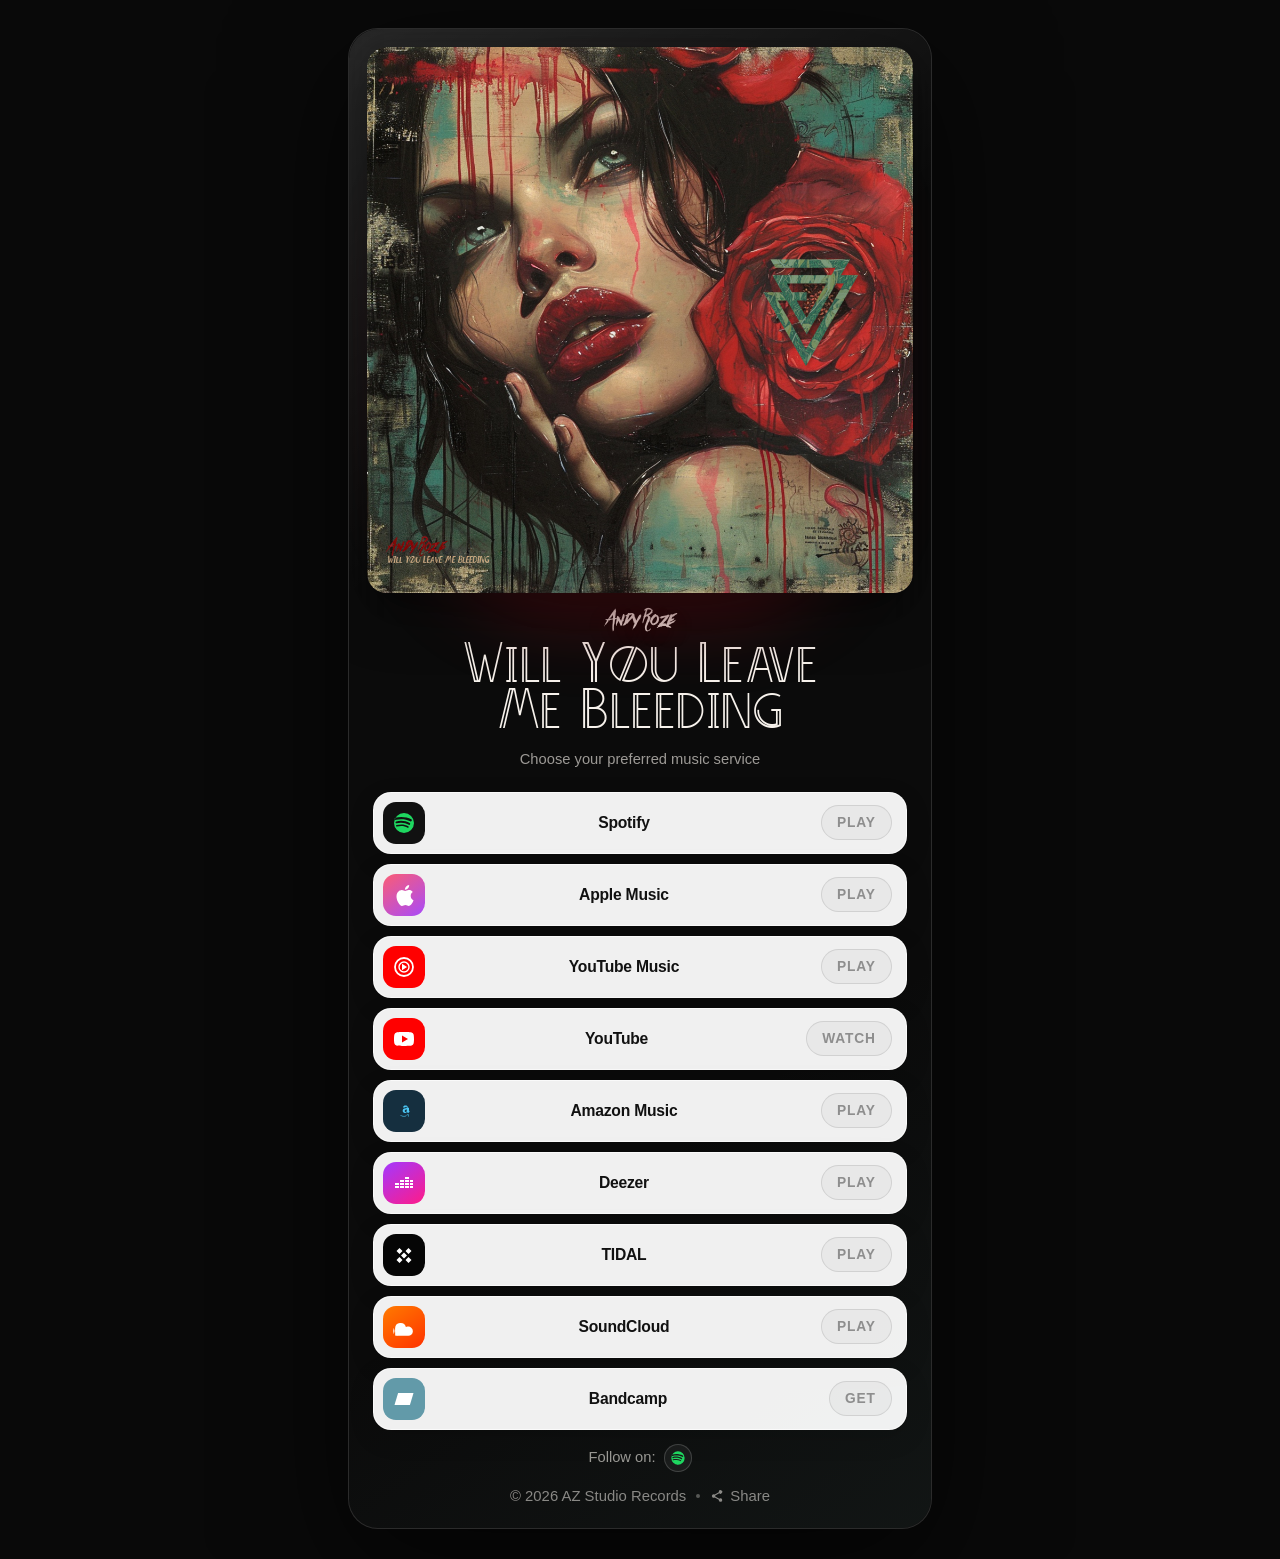
<file: wylmb/index.html>
<!doctype html>
<html lang="en">
<head>
  <meta charset="utf-8">
  <meta name="viewport" content="width=device-width, initial-scale=1, viewport-fit=cover">
  <meta name="theme-color" content="#0b0b0b">

  <title>Andy Roze — Will You Leave Me Bleeding</title>
  <meta name="description" content="Choose your preferred music service for Will You Leave Me Bleeding by Andy Roze.">

  <meta property="og:type" content="music.song">
  <meta property="og:title" content="Andy Roze — Will You Leave Me Bleeding">
  <meta property="og:description" content="Choose your preferred music service.">
  <meta property="og:image" content="cover-wylmb.jpg">
  <meta property="og:image:alt" content="Will You Leave Me Bleeding cover artwork">

  <meta name="twitter:card" content="summary_large_image">
  <meta name="twitter:title" content="Andy Roze — Will You Leave Me Bleeding">
  <meta name="twitter:description" content="Choose your preferred music service.">
  <meta name="twitter:image" content="cover-wylmb.jpg">

  <link rel="preload" href="cover-wylmb.jpg" as="image">
  <link rel="preload" href="againts.ttf" as="font" type="font/ttf" crossorigin>
  <link rel="preload" href="Annivers-Demo.ttf" as="font" type="font/ttf" crossorigin>
  <link rel="stylesheet" href="style.css">
</head>
<body>
  <div class="background" aria-hidden="true"></div>

  <main class="page">
    <article class="card">
      <div class="cover-wrap">
        <img
          class="cover"
          src="cover-wylmb.jpg"
          width="1200"
          height="1200"
          alt="Will You Leave Me Bleeding cover artwork"
          fetchpriority="high"
        >
      </div>

      <div class="info">
        <p class="artist">Andy Roze</p>
        <h1>Will You Leave Me Bleeding</h1>
        <p class="subtitle">Choose your preferred music service</p>

        <div class="service-list" id="service-list" aria-label="Music services"></div>
        <div class="no-links" id="no-links">
          Add your service URLs in <strong>links.js</strong>. Buttons appear automatically.
        </div>
        <div class="social-row">
          <span class="follow-label">Follow on:</span>
          <a class="social-spotify" id="follow-button" href="#" aria-label="Follow on Spotify">
            <span class="spotify-mini-icon" aria-hidden="true"></span>
          </a>
        </div>

        <footer class="footer">
          <span>© 2026 AZ Studio Records</span>
          <span class="footer-dot" aria-hidden="true"></span>
          <button class="share-link" id="share" type="button" aria-label="Share this page">
            <span class="share-icon" aria-hidden="true"></span>
            <span>Share</span>
          </button>
        </footer>
      </div>
    </article>
  </main>

  <div class="toast" id="toast" role="status" aria-live="polite">Link copied</div>

  <script src="links.js"></script>
  <script>
    const icons = {
      spotify: `<svg viewBox="0 0 24 24" aria-hidden="true"><path d="M12 2a10 10 0 1 0 10 10A10.01 10.01 0 0 0 12 2Zm4.58 14.4a.75.75 0 0 1-1.03.25c-2.83-1.73-6.39-2.12-10.58-1.16a.75.75 0 1 1-.34-1.46c4.59-1.05 8.53-.6 11.7 1.34a.75.75 0 0 1 .25 1.03Zm1.47-3.01a.94.94 0 0 1-1.29.31c-3.24-1.99-8.18-2.57-12.01-1.41a.94.94 0 1 1-.54-1.8c4.38-1.33 9.83-.68 13.53 1.59a.94.94 0 0 1 .31 1.31Zm.13-3.13C14.3 7.95 7.89 7.73 4.18 8.85a1.12 1.12 0 1 1-.65-2.14c4.26-1.29 11.34-1.03 15.8 1.62a1.12 1.12 0 0 1-1.15 1.93Z"/></svg>`,
      apple: `<svg viewBox="0 0 24 24" aria-hidden="true"><path d="M18.7 13.06c.03 3.18 2.79 4.24 2.82 4.26-.02.08-.44 1.52-1.45 3-.87 1.29-1.78 2.58-3.2 2.61-1.39.03-1.84-.83-3.44-.83-1.6 0-2.1.8-3.42.86-1.37.05-2.42-1.39-3.3-2.68-1.8-2.61-3.18-7.37-1.33-10.58A5.14 5.14 0 0 1 9.75 7.1c1.36-.03 2.64.92 3.44.92.8 0 2.31-1.14 3.9-.97.66.03 2.52.27 3.71 2.01-.1.06-2.22 1.3-2.1 4Zm-2.65-7.69c.73-.88 1.22-2.1 1.09-3.32-1.05.04-2.32.7-3.08 1.58-.68.78-1.28 2.02-1.12 3.21 1.17.09 2.37-.59 3.11-1.47Z"/></svg>`,
      "youtube-music": `<svg viewBox="0 0 24 24" aria-hidden="true"><circle cx="12" cy="12" r="9" fill="none" stroke="currentColor" stroke-width="1.8"/><circle cx="12" cy="12" r="5" fill="none" stroke="currentColor" stroke-width="1.4"/><path d="m10 8.8 5.1 3.2-5.1 3.2Z"/></svg>`,
      youtube: `<svg viewBox="0 0 24 24" aria-hidden="true"><path d="M22 12s0-3.1-.4-4.6a2.8 2.8 0 0 0-2-2C18.1 5 12 5 12 5s-6.1 0-7.6.4a2.8 2.8 0 0 0-2 2C2 8.9 2 12 2 12s0 3.1.4 4.6a2.8 2.8 0 0 0 2 2C5.9 19 12 19 12 19s6.1 0 7.6-.4a2.8 2.8 0 0 0 2-2C22 15.1 22 12 22 12Zm-12 3.5v-7l6 3.5Z"/></svg>`,
      amazon: `<svg viewBox="0 0 24 24" aria-hidden="true"><path d="M14.7 16.7c-.8.6-1.9.9-2.8.9-1.4 0-2.7-.5-3.7-1.4-.1-.1 0-.3.1-.2 1.1.6 2.4 1 3.8 1 .8 0 1.7-.2 2.5-.5.2-.1.3.1.1.2Zm.8-.5c-.1-.2-.7-.1-1 0-.1 0-.1-.1 0-.2.8-.6 2.2-.4 2.4-.2.2.2-.1 1.6-.8 2.2-.1.1-.2 0-.2-.1.2-.3.7-1.5.6-1.7ZM15.7 8.8c0-.7.1-1.3-.5-1.8-.4-.4-1.1-.5-1.6-.5-1.1 0-2.3.4-2.6 1.7 0 .1.1.2.2.2l1.7.2c.2 0 .3-.2.3-.3.1-.4.4-.6.8-.6.2 0 .5.1.6.3.2.2.2.6.2.9v.2c-.7.1-1.7.1-2.5.4-.9.4-1.6 1.1-1.6 2.3 0 1.4.9 2.1 2 2.1.9 0 1.5-.2 2.3-1 .3.4.4.6.9 1 .1.1.3.1.4 0l1.3-1.1c.1-.1.1-.3 0-.4-.3-.4-.6-.7-.6-1.5V8.8h-1.3Zm-.9 2.3c0 .5 0 .9-.2 1.3-.2.4-.6.7-1 .7-.6 0-.9-.4-.9-1.1 0-1.3 1.2-1.6 2.2-1.6v.7Z"/></svg>`,
      deezer: `<svg viewBox="0 0 24 24" aria-hidden="true"><path d="M3 15h4v2H3Zm0-3h4v2H3Zm5 3h4v2H8Zm0-6h4v2H8Zm0 3h4v2H8Zm5 3h4v2h-4Zm0-9h4v2h-4Zm0 3h4v2h-4Zm0 3h4v2h-4Zm5 3h3v2h-3Zm0-6h3v2h-3Zm0 3h3v2h-3Z"/></svg>`,
      tidal: `<svg viewBox="0 0 24 24" aria-hidden="true"><path d="m7.5 5 3 3-3 3-3-3Zm9 0 3 3-3 3-3-3ZM12 9.5l3 3-3 3-3-3Zm-4.5 4.5 3 3-3 3-3-3Zm9 0 3 3-3 3-3-3Z"/></svg>`,
      soundcloud: `<svg viewBox="0 0 24 24" aria-hidden="true"><path d="M1.8 13.2c-.1 0-.2.1-.2.2L1.2 16l.4 2.5c0 .1.1.2.2.2s.2-.1.2-.2l.5-2.5-.5-2.6c0-.1-.1-.2-.2-.2Zm2-.9c-.1 0-.2.1-.2.2L3 16l.6 3.4c0 .1.1.2.2.2s.2-.1.2-.2l.7-3.4-.7-3.5c0-.1-.1-.2-.2-.2Zm2.1-1.5c-.2 0-.3.1-.3.3L5 16l.6 4.6c0 .2.1.3.3.3s.3-.1.3-.3l.7-4.6-.7-4.9c0-.2-.1-.3-.3-.3Zm9.7.8a4.1 4.1 0 0 0-1.7.4 5.5 5.5 0 0 0-10.8 1.3c0 .3.1 6.8.1 7 0 .2.2.4.4.4h12a4.6 4.6 0 1 0 0-9.1Z"/></svg>`,
      bandcamp: `<svg viewBox="0 0 24 24" aria-hidden="true"><path d="M6.1 6h15.4l-3.6 12H2.5Z"/></svg>`
    };

    const list = document.getElementById("service-list");
    const noLinks = document.getElementById("no-links");
    const links = Array.isArray(window.SMART_LINKS) ? window.SMART_LINKS : [];
    const meta = window.SMART_LINK_META || {};
    const visibleLinks = links.filter(item => item && item.name);

    function validUrl(value) {
      try {
        const url = new URL(value, window.location.href);
        return ["http:", "https:", "spotify:", "music:", "itmss:", "youtube:", "youtubemusic:"].includes(url.protocol);
      } catch {
        return false;
      }
    }

    function openDeepLink(item, event) {
      const webUrl = item.url.trim();
      const appUrl = typeof item.appUrl === "string" ? item.appUrl.trim() : "";

      if (!appUrl || !validUrl(appUrl)) return;

      event.preventDefault();
      let fallbackTimer;

      const cancelFallback = () => {
        if (document.hidden && fallbackTimer) window.clearTimeout(fallbackTimer);
      };

      document.addEventListener("visibilitychange", cancelFallback, { once: true });
      window.location.href = appUrl;

      fallbackTimer = window.setTimeout(() => {
        if (!document.hidden) window.location.href = webUrl;
      }, 1100);
    }

    visibleLinks.forEach(item => {
      const anchor = document.createElement("a");
      const hasUrl = typeof item.url === "string" && item.url.trim();
      anchor.className = `service-link${hasUrl ? "" : " is-placeholder"}`;
      anchor.href = hasUrl ? item.url.trim() : "#";
      anchor.setAttribute("aria-label", `${item.name}: ${item.action || "Open"}`);
      anchor.innerHTML = `
        <span class="service-icon" data-service="${item.service || ""}">${icons[item.service] || icons.youtube}</span>
        <span class="service-name">${item.name || "Music service"}</span>
        <span class="service-action">${item.action || "Open"}</span>
      `;
      anchor.addEventListener("click", event => {
        if (!hasUrl) {
          event.preventDefault();
          showToast("Add this link in links.js");
          return;
        }
        openDeepLink(item, event);
      });
      list.appendChild(anchor);
    });

    if (!visibleLinks.length) {
      noLinks.style.display = "block";
    }

    const followButton = document.getElementById("follow-button");
    const followUrl = typeof meta.followUrl === "string" ? meta.followUrl.trim() : "";
    if (followUrl && validUrl(followUrl)) {
      followButton.href = followUrl;
    } else {
      followButton.href = "#";
      followButton.classList.add("is-placeholder");
      followButton.addEventListener("click", event => {
        event.preventDefault();
        showToast("Add followUrl in links.js");
      });
    }

    const shareButton = document.getElementById("share");
    const toast = document.getElementById("toast");
    let toastTimer;

    function showToast(text) {
      toast.textContent = text;
      toast.classList.add("is-visible");
      window.clearTimeout(toastTimer);
      toastTimer = window.setTimeout(() => toast.classList.remove("is-visible"), 1800);
    }

    shareButton.addEventListener("click", async () => {
      const data = {
        title: document.title,
        text: "Andy Roze — Will You Leave Me Bleeding",
        url: window.location.href
      };

      try {
        if (navigator.share) {
          await navigator.share(data);
          return;
        }
        await navigator.clipboard.writeText(window.location.href);
        showToast("Link copied");
      } catch (error) {
        if (error && error.name !== "AbortError") showToast("Copy the page URL");
      }
    });
  </script>
</body>
</html>
</file>
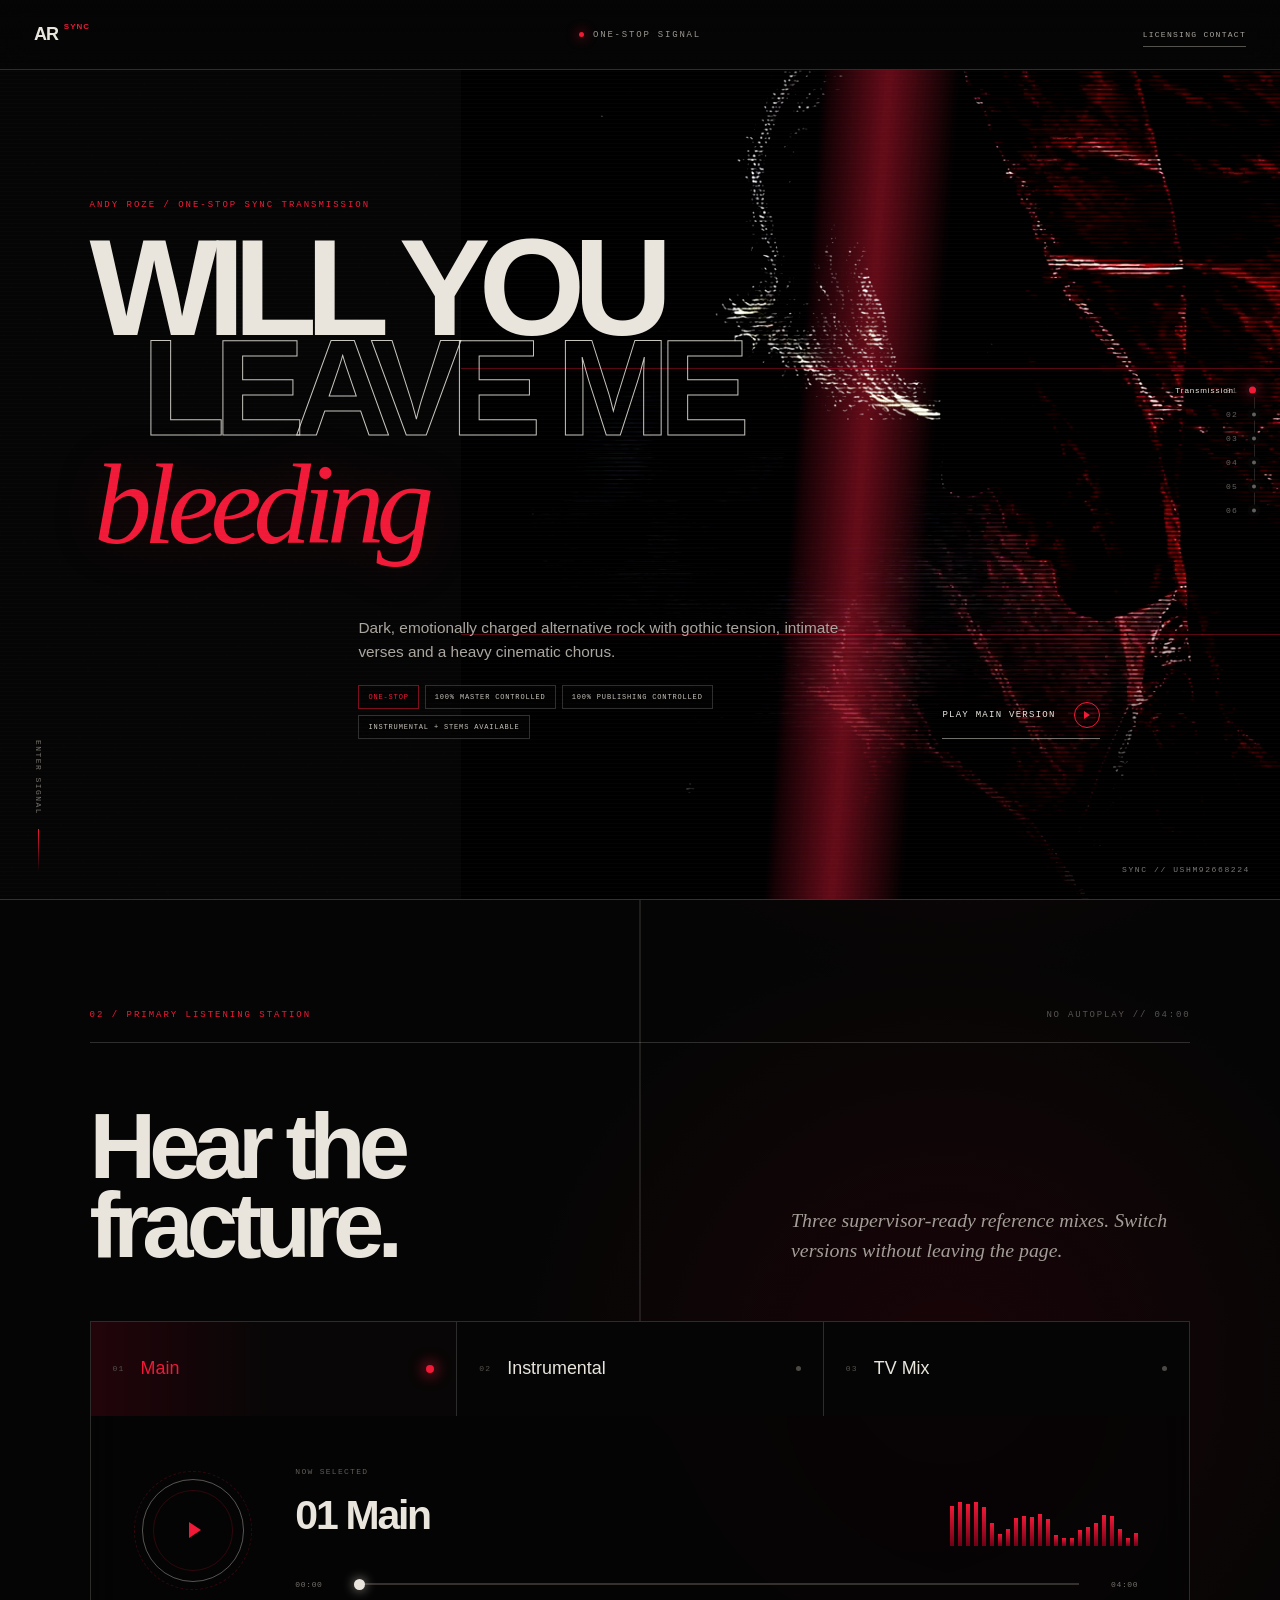
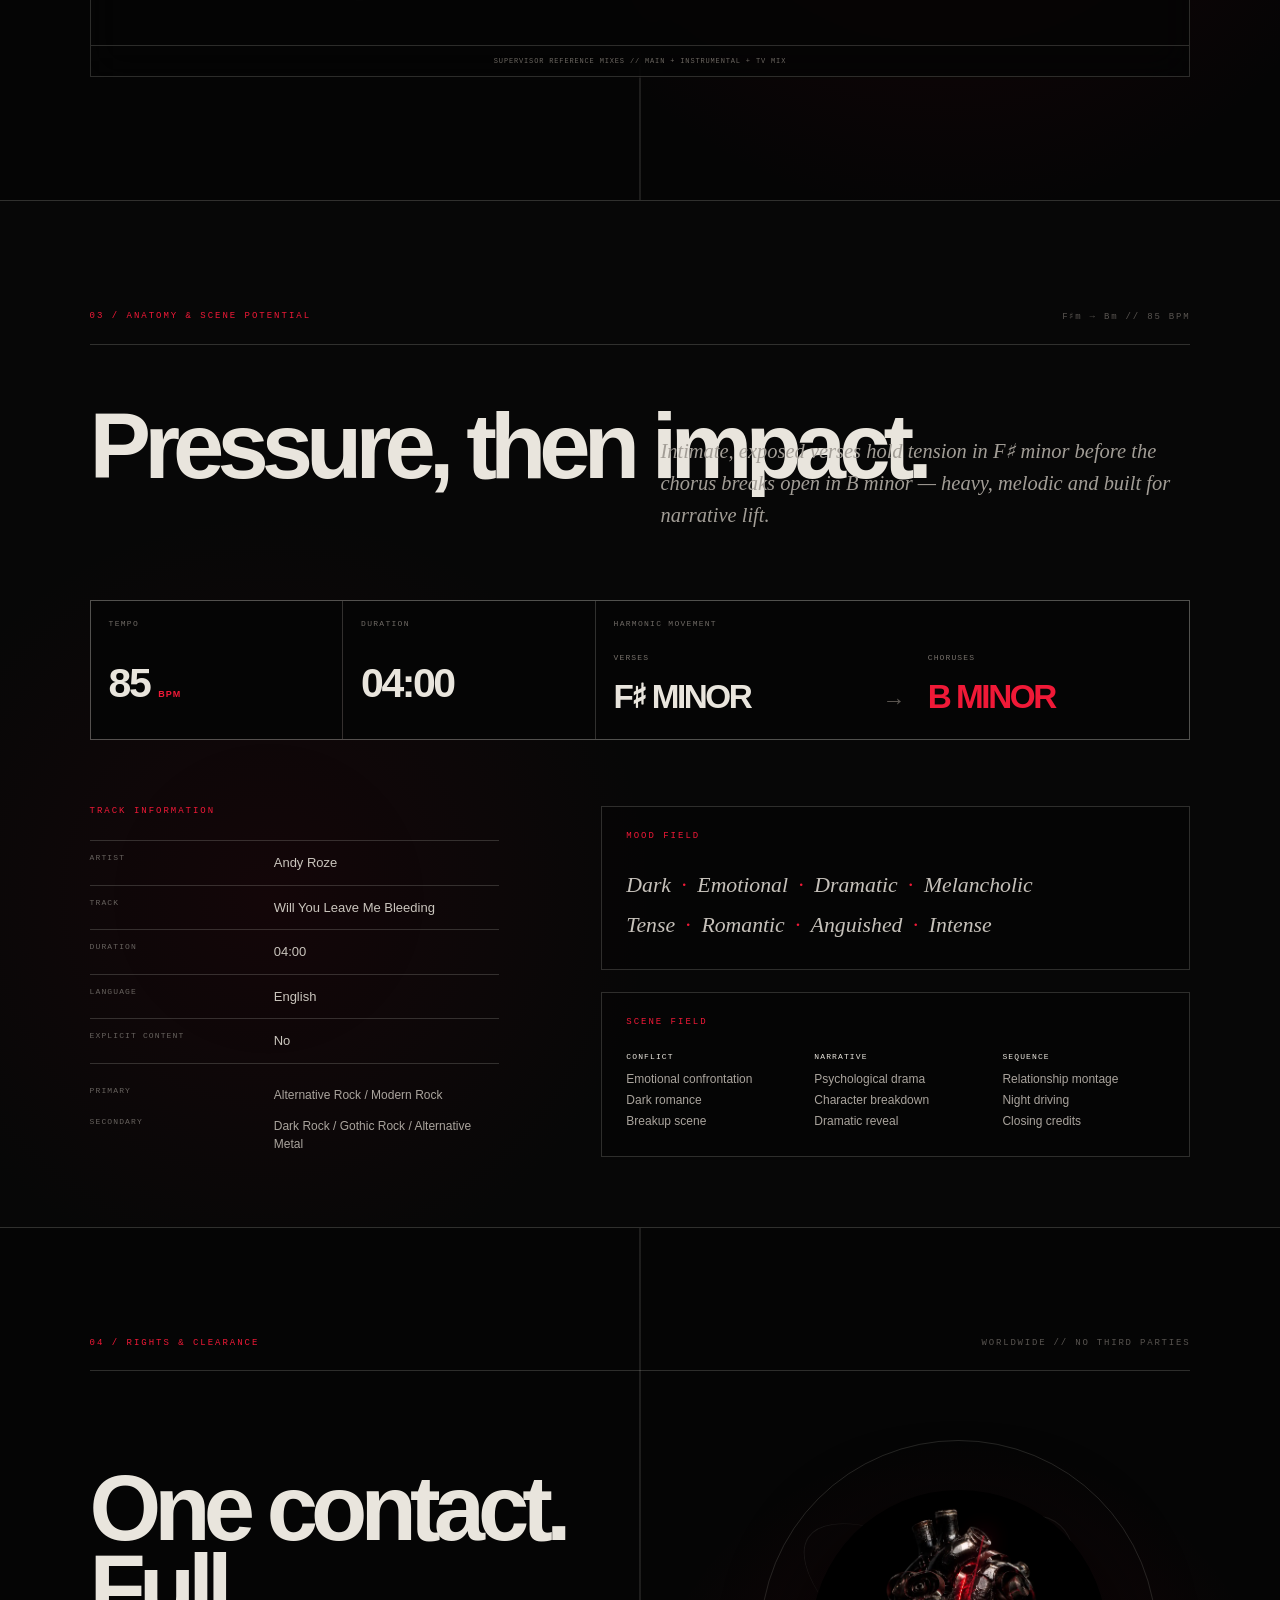
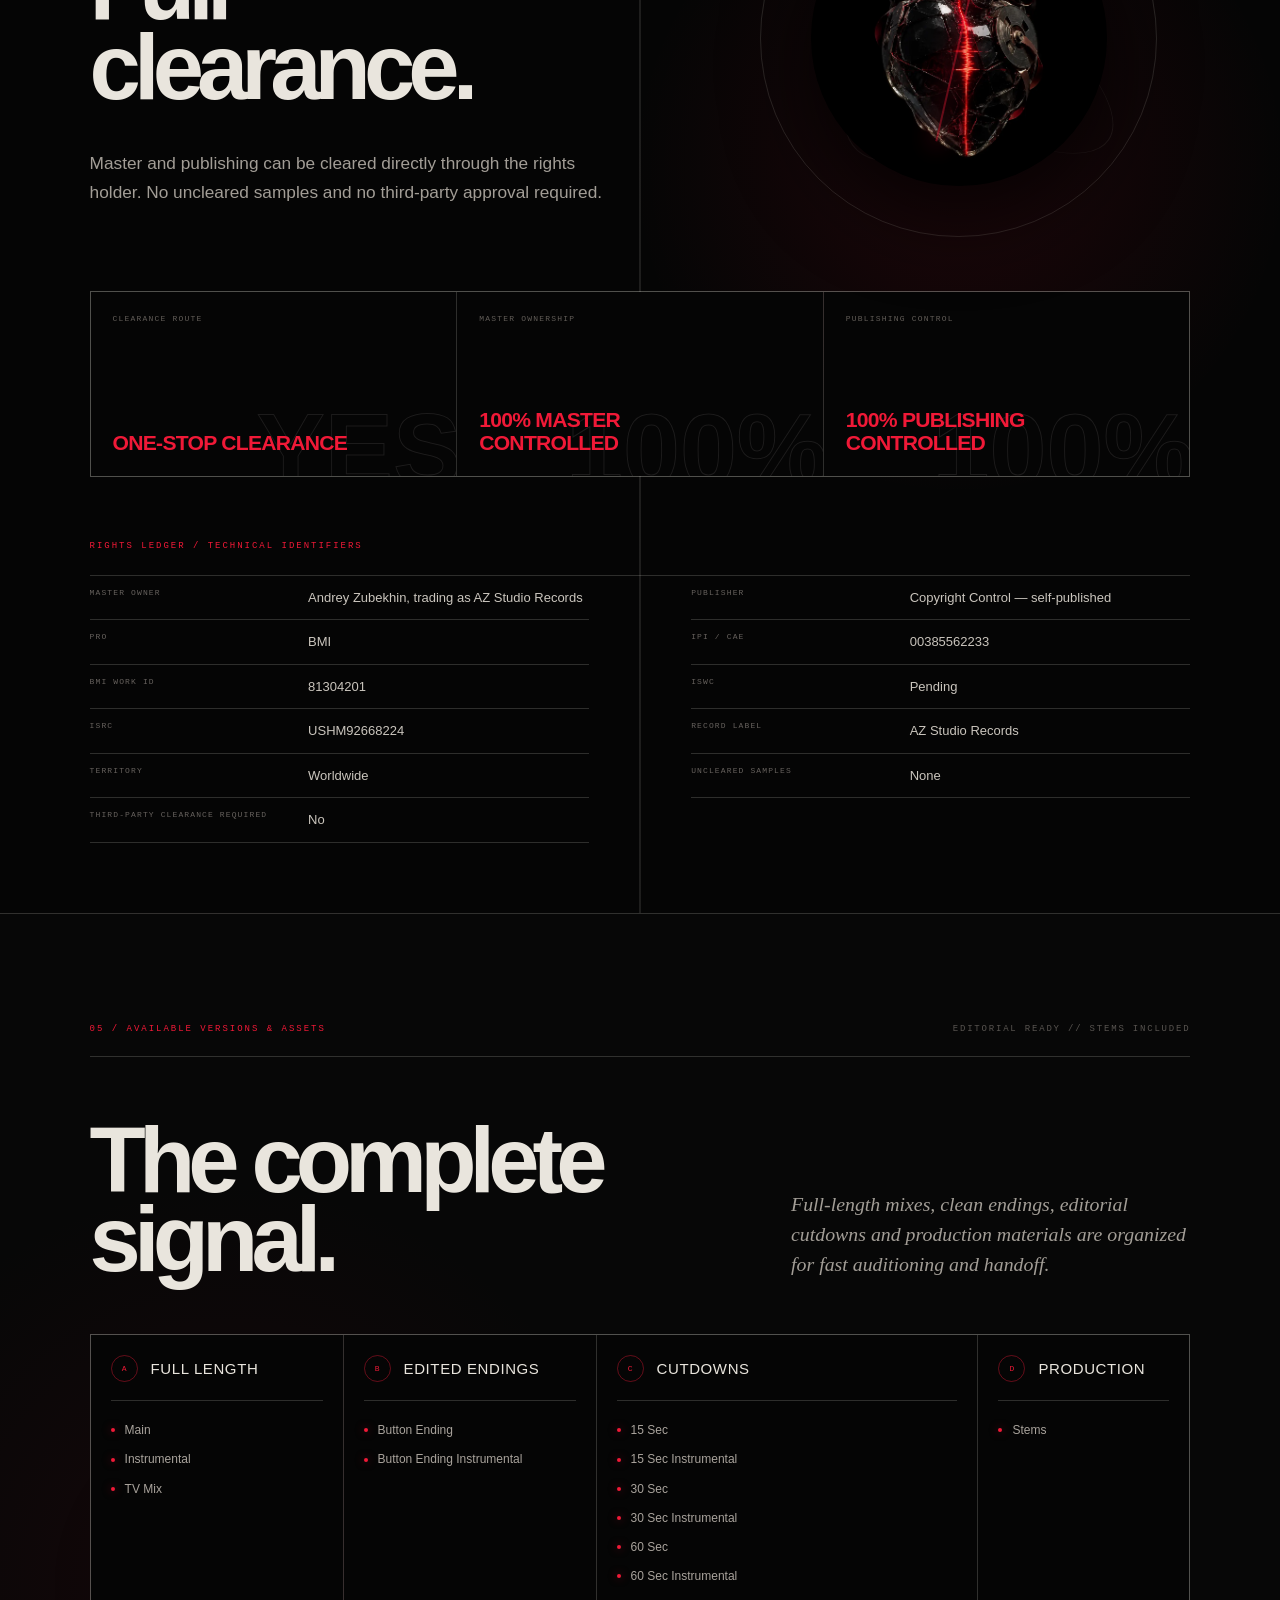
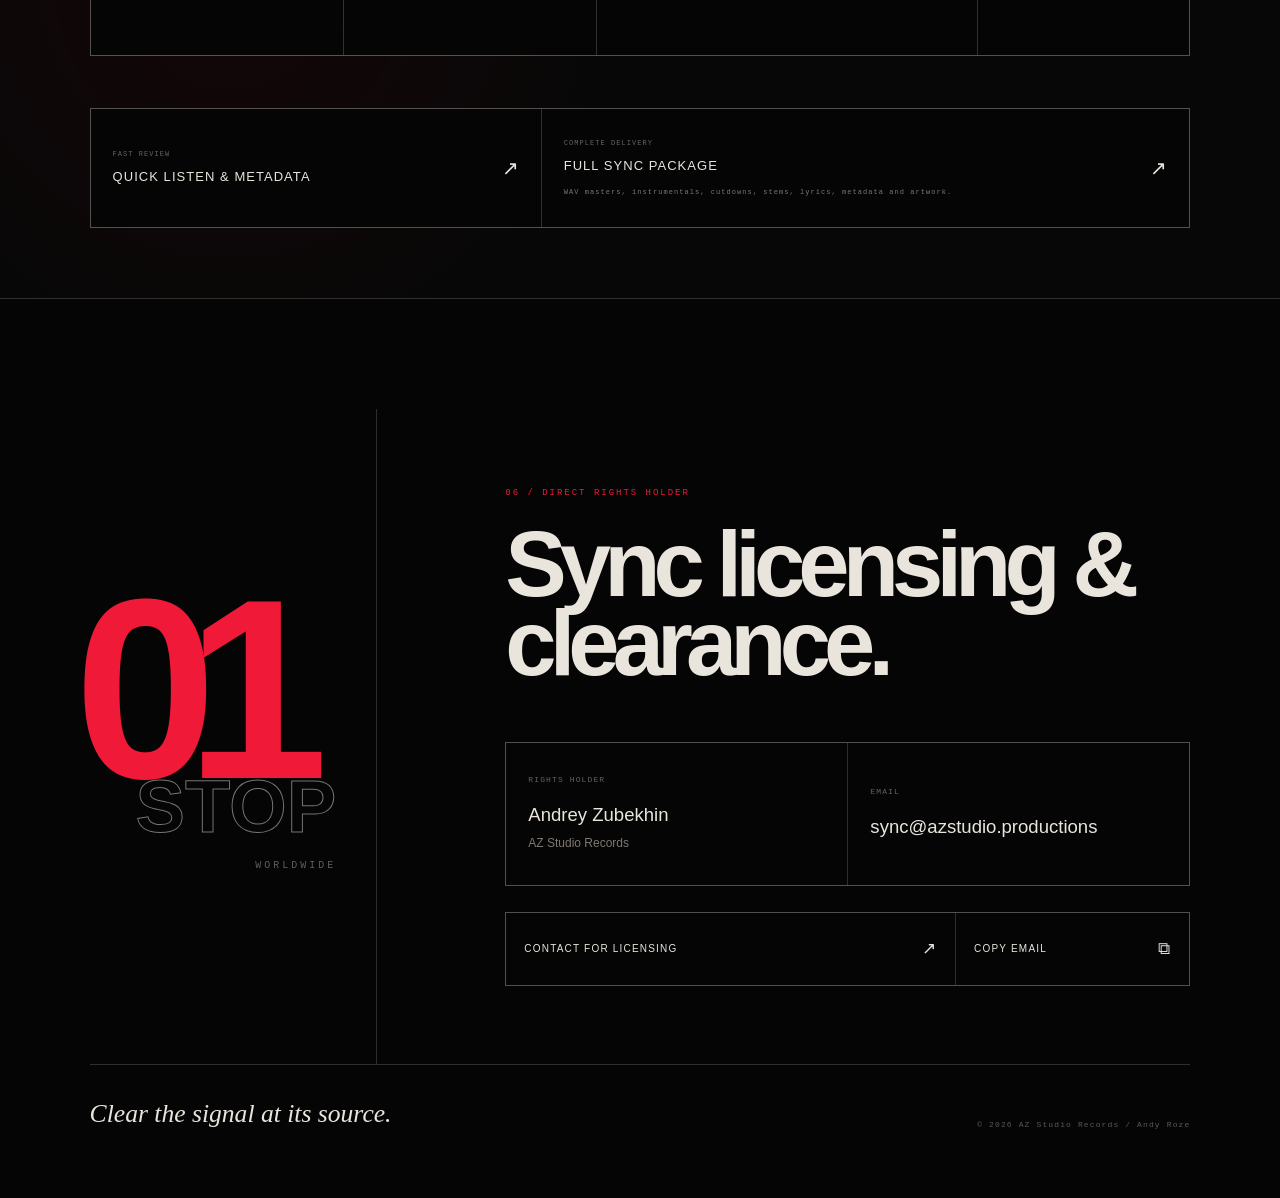
<file: wylmb/sync/index.html>
<!DOCTYPE html><html lang="en"><head><meta charSet="utf-8"/><meta name="viewport" content="width=device-width, initial-scale=1"/><link rel="preload" as="image" href="/wylmb/sync/bleeding-artifact.webp"/><link rel="stylesheet" href="/wylmb/sync/assets/static/chunks/01~7gvwdhiwtw.css" data-precedence="next"/><link rel="preload" as="script" fetchPriority="low" href="/wylmb/sync/assets/static/chunks/0ht900cau6_ur.js"/><script src="/wylmb/sync/assets/static/chunks/148g1.bjz3jgv.js" async=""></script><script src="/wylmb/sync/assets/static/chunks/07lhk_q6pmm3r.js" async=""></script><script src="/wylmb/sync/assets/static/chunks/turbopack-0fse6k5xewfes.js" async=""></script><script src="/wylmb/sync/assets/static/chunks/0dbhjjzl8qfwv.js" async=""></script><script src="/wylmb/sync/assets/static/chunks/0p-m5x.z0t~i_.js" async=""></script><title>Andy Roze — Will You Leave Me Bleeding | Sync Licensing</title><meta name="description" content="One-stop sync licensing page for “Will You Leave Me Bleeding” by Andy Roze. Main, instrumental, TV mix, cutdowns and stems available."/><meta name="robots" content="noindex, nofollow"/><link rel="canonical" href="https://andyroze.com/wylmb/sync/"/><meta property="og:title" content="Andy Roze — Will You Leave Me Bleeding | Sync Licensing"/><meta property="og:description" content="One-stop sync licensing page for “Will You Leave Me Bleeding” by Andy Roze. Main, instrumental, TV mix, cutdowns and stems available."/><meta property="og:url" content="https://andyroze.com/wylmb/sync/"/><meta property="og:site_name" content="Andy Roze Sync Licensing"/><meta property="og:image" content="https://andyroze.com/wylmb/sync/bleeding-transmission-hero.webp"/><meta property="og:image:alt" content="Andy Roze — Will You Leave Me Bleeding"/><meta property="og:type" content="music.song"/><meta name="twitter:card" content="summary_large_image"/><meta name="twitter:title" content="Andy Roze — Will You Leave Me Bleeding | Sync Licensing"/><meta name="twitter:description" content="One-stop sync licensing page for “Will You Leave Me Bleeding” by Andy Roze. Main, instrumental, TV mix, cutdowns and stems available."/><meta name="twitter:image" content="https://andyroze.com/wylmb/sync/bleeding-transmission-hero.webp"/><meta name="twitter:image:alt" content="Andy Roze — Will You Leave Me Bleeding"/><link rel="shortcut icon" href="https://andyroze.com/wylmb/sync/favicon.svg"/><link rel="icon" href="https://andyroze.com/wylmb/sync/favicon.svg"/><script src="/wylmb/sync/assets/static/chunks/03~yq9q893hmn.js" noModule=""></script></head><body><div hidden=""><!--$--><!--/$--></div><main class="site " style="--hero-art:url(&quot;/wylmb/sync/bleeding-transmission-hero.webp&quot;)"><div class="grain" aria-hidden="true"></div><div class="scanlines" aria-hidden="true"></div><div class="progress-line" style="transform:scaleX(0)" aria-hidden="true"></div><header class="topbar"><button class="wordmark" aria-label="Andy Roze home">AR<span>SYNC</span></button><p class="signal-state" aria-live="polite"><span class="status-dot"></span>One-stop signal</p><a class="top-contact" href="#contact">Licensing contact</a></header><aside class="chapter-rail" aria-label="Page chapters"><span class="rail-stem"></span><button class="active" aria-label="Transmission"><b>0<!-- -->1</b><em>Transmission</em></button><button class="" aria-label="Listen"><b>0<!-- -->2</b><em>Listen</em></button><button class="" aria-label="Anatomy"><b>0<!-- -->3</b><em>Anatomy</em></button><button class="" aria-label="Rights"><b>0<!-- -->4</b><em>Rights</em></button><button class="" aria-label="Package"><b>0<!-- -->5</b><em>Package</em></button><button class="" aria-label="Contact"><b>0<!-- -->6</b><em>Contact</em></button></aside><section class="hero chapter" data-chapter="0"><div class="hero-image" aria-hidden="true"><div class="portrait"></div><div class="red-film"></div><div class="signal-slice slice-a"></div><div class="signal-slice slice-b"></div><p class="image-code">SYNC // USHM92668224</p></div><div class="hero-copy"><p class="eyebrow">Andy Roze / one-stop sync transmission</p><h1 aria-label="Will You Leave Me Bleeding"><span>Will you</span><span>leave me</span><span class="bleeding">bleeding</span></h1><div class="hero-bottom"><div class="hero-summary"><p>Dark, emotionally charged alternative rock with gothic tension, intimate verses and a heavy cinematic chorus.</p><div class="hero-badges" aria-label="Clearance summary"><span>One-stop</span><span>100% master controlled</span><span>100% publishing controlled</span><span>Instrumental + stems available</span></div></div><button class="transmit-button"><span>Play main version</span><i aria-hidden="true"></i></button></div></div><button class="scroll-cue"><span>Enter signal</span><i></i></button></section><section class="player-section chapter" data-chapter="1" id="listen"><div class="section-index"><p>02 / Primary listening station</p><span>NO AUTOPLAY // 04:00</span></div><div class="player-heading"><h2>Hear the fracture.</h2><p>Three supervisor-ready reference mixes. Switch versions without leaving the page.</p></div><div class="audio-console"><div class="version-selector" role="tablist" aria-label="Audio versions"><button class="active" role="tab" aria-selected="true"><span>01</span><strong>Main</strong><i aria-hidden="true"></i></button><button class="" role="tab" aria-selected="false"><span>02</span><strong>Instrumental</strong><i aria-hidden="true"></i></button><button class="" role="tab" aria-selected="false"><span>03</span><strong>TV Mix</strong><i aria-hidden="true"></i></button></div><div class="transport"><button class="play-control " aria-label="Play audio"><span aria-hidden="true"></span></button><div class="transport-main"><div class="now-playing"><p><span>Now selected</span><strong>01<!-- --> <!-- -->Main</strong></p><span class="spectrum" aria-hidden="true"><i style="height:71%"></i><i style="height:78%"></i><i style="height:75%"></i><i style="height:78%"></i><i style="height:70%"></i><i style="height:41%"></i><i style="height:21%"></i><i style="height:31%"></i><i style="height:50%"></i><i style="height:54%"></i><i style="height:52%"></i><i style="height:57%"></i><i style="height:49%"></i><i style="height:20%"></i><i style="height:14%"></i><i style="height:14%"></i><i style="height:28%"></i><i style="height:35%"></i><i style="height:42%"></i><i style="height:55%"></i><i style="height:54%"></i><i style="height:30%"></i><i style="height:14%"></i><i style="height:23%"></i></span></div><div class="timeline"><span>00:00</span><input type="range" min="0" max="240" step="0.01" aria-label="Seek Main" style="--progress:0%" value="0"/><span>04:00</span></div></div></div><audio src="/wylmb/sync/audio/will-you-leave-me-bleeding-main.mp3" preload="metadata"></audio><p class="media-note">Supervisor reference mixes // main + instrumental + TV mix</p></div></section><section class="anatomy chapter" data-chapter="2"><div class="section-index"><p>03 / Anatomy &amp; scene potential</p><span>F♯m → Bm // 85 BPM</span></div><div class="anatomy-grid"><h2>Pressure, then impact.</h2><p class="anatomy-body">Intimate, exposed verses hold tension in F♯ minor before the chorus breaks open in B minor — heavy, melodic and built for narrative lift.</p><dl class="measurements"><div><dt>Tempo</dt><dd>85 <small>BPM</small></dd></div><div><dt>Duration</dt><dd>04:00</dd></div><div class="key-map"><dt>Harmonic movement</dt><dd><span><small>Verses</small>F♯ MINOR</span><i>→</i><span><small>Choruses</small>B MINOR</span></dd></div></dl><div class="track-profile"><div class="detail-list"><p class="sub-kicker">Track information</p><dl><div><dt>Artist</dt><dd>Andy Roze</dd></div><div><dt>Track</dt><dd>Will You Leave Me Bleeding</dd></div><div><dt>Duration</dt><dd>04:00</dd></div><div><dt>Language</dt><dd>English</dd></div><div><dt>Explicit content</dt><dd>No</dd></div></dl><div class="genre-line"><span>Primary</span><p>Alternative Rock / Modern Rock</p><span>Secondary</span><p>Dark Rock / Gothic Rock / Alternative Metal</p></div></div><div class="scene-fields"><article><p class="sub-kicker">Mood field</p><p class="word-field">Dark <i>·</i> Emotional <i>·</i> Dramatic <i>·</i> Melancholic<br/>Tense <i>·</i> Romantic <i>·</i> Anguished <i>·</i> Intense</p></article><article><p class="sub-kicker">Scene field</p><div class="scene-columns"><p><span>Conflict</span>Emotional confrontation<br/>Dark romance<br/>Breakup scene</p><p><span>Narrative</span>Psychological drama<br/>Character breakdown<br/>Dramatic reveal</p><p><span>Sequence</span>Relationship montage<br/>Night driving<br/>Closing credits</p></div></article></div></div></div></section><section class="rights chapter" data-chapter="3" id="rights"><div class="section-index"><p>04 / Rights &amp; clearance</p><span>WORLDWIDE // NO THIRD PARTIES</span></div><div class="rights-intro"><div><h2>One contact. Full clearance.</h2><p>Master and publishing can be cleared directly through the rights holder. No uncleared samples and no third-party approval required.</p></div><div class="clearance-artifact" aria-hidden="true"><div class="orbit orbit-one"></div><div class="orbit orbit-two"></div><img src="/wylmb/sync/bleeding-artifact.webp" alt=""/><span></span></div></div><div class="clearance-cards" aria-label="Clearance status"><article><span>Clearance route</span><strong>ONE-STOP CLEARANCE</strong><i>YES</i></article><article><span>Master ownership</span><strong>100% MASTER CONTROLLED</strong><i>100%</i></article><article><span>Publishing control</span><strong>100% PUBLISHING CONTROLLED</strong><i>100%</i></article></div><div class="rights-ledger"><p class="sub-kicker">Rights ledger / technical identifiers</p><dl><div><dt>Master owner</dt><dd>Andrey Zubekhin, trading as AZ Studio Records</dd></div><div><dt>Publisher</dt><dd>Copyright Control — self-published</dd></div><div><dt>PRO</dt><dd>BMI</dd></div><div><dt>IPI / CAE</dt><dd>00385562233</dd></div><div><dt>BMI Work ID</dt><dd>81304201</dd></div><div><dt>ISWC</dt><dd>Pending</dd></div><div><dt>ISRC</dt><dd>USHM92668224</dd></div><div><dt>Record label</dt><dd>AZ Studio Records</dd></div><div><dt>Territory</dt><dd>Worldwide</dd></div><div><dt>Uncleared samples</dt><dd>None</dd></div><div><dt>Third-party clearance required</dt><dd>No</dd></div></dl></div></section><section class="package chapter" data-chapter="4" id="assets"><div class="section-index"><p>05 / Available versions &amp; assets</p><span>EDITORIAL READY // STEMS INCLUDED</span></div><div class="package-heading"><h2>The complete signal.</h2><p>Full-length mixes, clean endings, editorial cutdowns and production materials are organized for fast auditioning and handoff.</p></div><div class="asset-grid"><article><header><span>A</span><h3>Full length</h3></header><ul><li><i></i>Main</li><li><i></i>Instrumental</li><li><i></i>TV Mix</li></ul></article><article><header><span>B</span><h3>Edited endings</h3></header><ul><li><i></i>Button Ending</li><li><i></i>Button Ending Instrumental</li></ul></article><article><header><span>C</span><h3>Cutdowns</h3></header><ul><li><i></i>15 Sec</li><li><i></i>15 Sec Instrumental</li><li><i></i>30 Sec</li><li><i></i>30 Sec Instrumental</li><li><i></i>60 Sec</li><li><i></i>60 Sec Instrumental</li></ul></article><article><header><span>D</span><h3>Production</h3></header><ul><li><i></i>Stems</li></ul></article></div><div class="asset-access"><a href="https://drive.google.com/drive/folders/1Ki1Yc1enAt0khBNn0KE00_8WcDZ2m97t?usp=drive_link" target="_blank" rel="noopener noreferrer"><span><small>Fast review</small>Quick listen &amp; metadata</span><i>↗</i></a><a href="https://drive.google.com/drive/folders/12GhbbCaAbmlLRGGbJxiNxI7RWzRY8bbE?usp=drive_link" target="_blank" rel="noopener noreferrer"><span><small>Complete delivery</small>Full sync package<em>WAV masters, instrumentals, cutdowns, stems, lyrics, metadata and artwork.</em></span><i>↗</i></a></div></section><section class="contact chapter" data-chapter="5" id="contact"><div class="contact-date" aria-hidden="true"><span>01</span><small>STOP</small><i>WORLDWIDE</i></div><div class="contact-main"><p class="section-kicker">06 / Direct rights holder</p><h2>Sync licensing &amp; clearance.</h2><div class="contact-card"><p><span>Rights holder</span><strong>Andrey Zubekhin</strong><em>AZ Studio Records</em></p><p><span>Email</span><a href="mailto:sync@azstudio.productions?subject=Sync%20Licensing%20Inquiry%20-%20Will%20You%20Leave%20Me%20Bleeding">sync@azstudio.productions</a></p></div><div class="contact-actions"><a href="mailto:sync@azstudio.productions?subject=Sync%20Licensing%20Inquiry%20-%20Will%20You%20Leave%20Me%20Bleeding"><span>Contact for licensing</span><i>↗</i></a><button aria-live="polite"><span>Copy email</span><i>⧉</i></button></div></div><footer><p>Clear the signal at its source.</p><span>© 2026 AZ Studio Records / Andy Roze</span></footer></section><div class="mobile-chapter" aria-hidden="true"><span>0<!-- -->1</span><i></i><em>Transmission</em></div></main><!--$--><!--/$--><script src="/wylmb/sync/assets/static/chunks/0ht900cau6_ur.js" id="_R_" async=""></script><script>(self.__next_f=self.__next_f||[]).push([0])</script><script>self.__next_f.push([1,"1:\"$Sreact.fragment\"\n2:I[39756,[\"/wylmb/sync/assets/static/chunks/0dbhjjzl8qfwv.js\"],\"default\"]\n3:I[37457,[\"/wylmb/sync/assets/static/chunks/0dbhjjzl8qfwv.js\"],\"default\"]\n4:I[47257,[\"/wylmb/sync/assets/static/chunks/0dbhjjzl8qfwv.js\"],\"ClientPageRoot\"]\n5:I[31713,[\"/wylmb/sync/assets/static/chunks/0dbhjjzl8qfwv.js\",\"/wylmb/sync/assets/static/chunks/0p-m5x.z0t~i_.js\"],\"default\"]\n8:I[97367,[\"/wylmb/sync/assets/static/chunks/0dbhjjzl8qfwv.js\"],\"OutletBoundary\"]\n9:\"$Sreact.suspense\"\nb:I[97367,[\"/wylmb/sync/assets/static/chunks/0dbhjjzl8qfwv.js\"],\"ViewportBoundary\"]\nd:I[97367,[\"/wylmb/sync/assets/static/chunks/0dbhjjzl8qfwv.js\"],\"MetadataBoundary\"]\nf:I[68027,[\"/wylmb/sync/assets/static/chunks/0dbhjjzl8qfwv.js\"],\"default\",1]\n:HL[\"/wylmb/sync/assets/static/chunks/01~7gvwdhiwtw.css\",\"style\"]\n"])</script><script>self.__next_f.push([1,"0:{\"P\":null,\"c\":[\"\",\"\"],\"q\":\"\",\"i\":false,\"f\":[[[\"\",{\"children\":[\"__PAGE__\",{}]},\"$undefined\",\"$undefined\",16],[[\"$\",\"$1\",\"c\",{\"children\":[[[\"$\",\"link\",\"0\",{\"rel\":\"stylesheet\",\"href\":\"/wylmb/sync/assets/static/chunks/01~7gvwdhiwtw.css\",\"precedence\":\"next\",\"crossOrigin\":\"$undefined\",\"nonce\":\"$undefined\"}],[\"$\",\"script\",\"script-0\",{\"src\":\"/wylmb/sync/assets/static/chunks/0dbhjjzl8qfwv.js\",\"async\":true,\"nonce\":\"$undefined\"}]],[\"$\",\"html\",null,{\"lang\":\"en\",\"children\":[\"$\",\"body\",null,{\"children\":[\"$\",\"$L2\",null,{\"parallelRouterKey\":\"children\",\"error\":\"$undefined\",\"errorStyles\":\"$undefined\",\"errorScripts\":\"$undefined\",\"template\":[\"$\",\"$L3\",null,{}],\"templateStyles\":\"$undefined\",\"templateScripts\":\"$undefined\",\"notFound\":[[[\"$\",\"title\",null,{\"children\":\"404: This page could not be found.\"}],[\"$\",\"div\",null,{\"style\":{\"fontFamily\":\"system-ui,\\\"Segoe UI\\\",Roboto,Helvetica,Arial,sans-serif,\\\"Apple Color Emoji\\\",\\\"Segoe UI Emoji\\\"\",\"height\":\"100vh\",\"textAlign\":\"center\",\"display\":\"flex\",\"flexDirection\":\"column\",\"alignItems\":\"center\",\"justifyContent\":\"center\"},\"children\":[\"$\",\"div\",null,{\"children\":[[\"$\",\"style\",null,{\"dangerouslySetInnerHTML\":{\"__html\":\"body{color:#000;background:#fff;margin:0}.next-error-h1{border-right:1px solid rgba(0,0,0,.3)}@media (prefers-color-scheme:dark){body{color:#fff;background:#000}.next-error-h1{border-right:1px solid rgba(255,255,255,.3)}}\"}}],[\"$\",\"h1\",null,{\"className\":\"next-error-h1\",\"style\":{\"display\":\"inline-block\",\"margin\":\"0 20px 0 0\",\"padding\":\"0 23px 0 0\",\"fontSize\":24,\"fontWeight\":500,\"verticalAlign\":\"top\",\"lineHeight\":\"49px\"},\"children\":404}],[\"$\",\"div\",null,{\"style\":{\"display\":\"inline-block\"},\"children\":[\"$\",\"h2\",null,{\"style\":{\"fontSize\":14,\"fontWeight\":400,\"lineHeight\":\"49px\",\"margin\":0},\"children\":\"This page could not be found.\"}]}]]}]}]],[]],\"forbidden\":\"$undefined\",\"unauthorized\":\"$undefined\"}]}]}]]}],{\"children\":[[\"$\",\"$1\",\"c\",{\"children\":[[\"$\",\"$L4\",null,{\"Component\":\"$5\",\"serverProvidedParams\":{\"searchParams\":{},\"params\":{},\"promises\":[\"$@6\",\"$@7\"]}}],[[\"$\",\"script\",\"script-0\",{\"src\":\"/wylmb/sync/assets/static/chunks/0p-m5x.z0t~i_.js\",\"async\":true,\"nonce\":\"$undefined\"}]],[\"$\",\"$L8\",null,{\"children\":[\"$\",\"$9\",null,{\"name\":\"Next.MetadataOutlet\",\"children\":\"$@a\"}]}]]}],{},null,false,null]},null,false,null],[\"$\",\"$1\",\"h\",{\"children\":[null,[\"$\",\"$Lb\",null,{\"children\":\"$Lc\"}],[\"$\",\"div\",null,{\"hidden\":true,\"children\":[\"$\",\"$Ld\",null,{\"children\":[\"$\",\"$9\",null,{\"name\":\"Next.Metadata\",\"children\":\"$Le\"}]}]}],null]}],false]],\"m\":\"$undefined\",\"G\":[\"$f\",[[\"$\",\"link\",\"0\",{\"rel\":\"stylesheet\",\"href\":\"/wylmb/sync/assets/static/chunks/01~7gvwdhiwtw.css\",\"precedence\":\"next\",\"crossOrigin\":\"$undefined\",\"nonce\":\"$undefined\"}]]],\"S\":true,\"h\":null,\"s\":\"$undefined\",\"l\":\"$undefined\",\"p\":\"$undefined\",\"d\":\"$undefined\",\"b\":\"KMLjMAU2uavsYOXwTZBv1\"}\n"])</script><script>self.__next_f.push([1,"6:{}\n7:\"$0:f:0:1:1:children:0:props:children:0:props:serverProvidedParams:params\"\n"])</script><script>self.__next_f.push([1,"c:[[\"$\",\"meta\",\"0\",{\"charSet\":\"utf-8\"}],[\"$\",\"meta\",\"1\",{\"name\":\"viewport\",\"content\":\"width=device-width, initial-scale=1\"}]]\n"])</script><script>self.__next_f.push([1,"10:I[27201,[\"/wylmb/sync/assets/static/chunks/0dbhjjzl8qfwv.js\"],\"IconMark\"]\na:null\n"])</script><script>self.__next_f.push([1,"e:[[\"$\",\"title\",\"0\",{\"children\":\"Andy Roze — Will You Leave Me Bleeding | Sync Licensing\"}],[\"$\",\"meta\",\"1\",{\"name\":\"description\",\"content\":\"One-stop sync licensing page for “Will You Leave Me Bleeding” by Andy Roze. Main, instrumental, TV mix, cutdowns and stems available.\"}],[\"$\",\"meta\",\"2\",{\"name\":\"robots\",\"content\":\"noindex, nofollow\"}],[\"$\",\"link\",\"3\",{\"rel\":\"canonical\",\"href\":\"https://andyroze.com/wylmb/sync/\"}],[\"$\",\"meta\",\"4\",{\"property\":\"og:title\",\"content\":\"Andy Roze — Will You Leave Me Bleeding | Sync Licensing\"}],[\"$\",\"meta\",\"5\",{\"property\":\"og:description\",\"content\":\"One-stop sync licensing page for “Will You Leave Me Bleeding” by Andy Roze. Main, instrumental, TV mix, cutdowns and stems available.\"}],[\"$\",\"meta\",\"6\",{\"property\":\"og:url\",\"content\":\"https://andyroze.com/wylmb/sync/\"}],[\"$\",\"meta\",\"7\",{\"property\":\"og:site_name\",\"content\":\"Andy Roze Sync Licensing\"}],[\"$\",\"meta\",\"8\",{\"property\":\"og:image\",\"content\":\"https://andyroze.com/wylmb/sync/bleeding-transmission-hero.webp\"}],[\"$\",\"meta\",\"9\",{\"property\":\"og:image:alt\",\"content\":\"Andy Roze — Will You Leave Me Bleeding\"}],[\"$\",\"meta\",\"10\",{\"property\":\"og:type\",\"content\":\"music.song\"}],[\"$\",\"meta\",\"11\",{\"name\":\"twitter:card\",\"content\":\"summary_large_image\"}],[\"$\",\"meta\",\"12\",{\"name\":\"twitter:title\",\"content\":\"Andy Roze — Will You Leave Me Bleeding | Sync Licensing\"}],[\"$\",\"meta\",\"13\",{\"name\":\"twitter:description\",\"content\":\"One-stop sync licensing page for “Will You Leave Me Bleeding” by Andy Roze. Main, instrumental, TV mix, cutdowns and stems available.\"}],[\"$\",\"meta\",\"14\",{\"name\":\"twitter:image\",\"content\":\"https://andyroze.com/wylmb/sync/bleeding-transmission-hero.webp\"}],[\"$\",\"meta\",\"15\",{\"name\":\"twitter:image:alt\",\"content\":\"Andy Roze — Will You Leave Me Bleeding\"}],[\"$\",\"link\",\"16\",{\"rel\":\"shortcut icon\",\"href\":\"https://andyroze.com/wylmb/sync/favicon.svg\"}],[\"$\",\"link\",\"17\",{\"rel\":\"icon\",\"href\":\"https://andyroze.com/wylmb/sync/favicon.svg\"}],[\"$\",\"$L10\",\"18\",{}]]\n"])</script></body></html>
</file>
<file: wylmb/style.css>
@font-face {
  font-family: "Againts";
  src: url("againts.ttf") format("truetype");
  font-weight: 400;
  font-style: normal;
  font-display: swap;
}

@font-face {
  font-family: "AnniversDemo";
  src: url("Annivers-Demo.ttf") format("truetype");
  font-weight: 400;
  font-style: normal;
  font-display: swap;
}

:root {
  color-scheme: dark;
  --page-bg: #090909;
  --panel: rgba(13, 13, 13, 0.72);
  --panel-border: rgba(255, 255, 255, 0.13);
  --text: #f7f2ec;
  --muted: rgba(247, 242, 236, 0.62);
  --button: rgba(255, 255, 255, 0.94);
  --button-hover: #ffffff;
  --button-text: #111111;
  --accent: #c51825;
  --radius-xl: 30px;
  --radius-lg: 18px;
  --shadow: 0 36px 120px rgba(0, 0, 0, 0.64);
}

* { box-sizing: border-box; }
html { min-height: 100%; background: var(--page-bg); }
body {
  min-height: 100vh;
  margin: 0;
  color: var(--text);
  background: var(--page-bg);
  font-family: Inter, ui-sans-serif, -apple-system, BlinkMacSystemFont, "Segoe UI", sans-serif;
  -webkit-font-smoothing: antialiased;
  text-rendering: optimizeLegibility;
  overflow-x: hidden;
}
button, a { -webkit-tap-highlight-color: transparent; }
.background,
.background::before,
.background::after {
  position: fixed;
  inset: 0;
  pointer-events: none;
}
.background {
  z-index: -3;
  background-image: url("cover-wylmb.jpg");
  background-size: cover;
  background-position: center;
  transform: scale(1.12);
  filter: blur(42px) saturate(0.95) brightness(0.56);
}
.background::before {
  content: "";
  z-index: -2;
  background:
    radial-gradient(circle at 23% 14%, rgba(190, 22, 35, 0.38), transparent 33%),
    radial-gradient(circle at 80% 30%, rgba(42, 103, 95, 0.32), transparent 34%),
    linear-gradient(180deg, rgba(0, 0, 0, 0.16), rgba(0, 0, 0, 0.78));
}
.background::after {
  content: "";
  z-index: -1;
  opacity: 0.2;
  background-image: repeating-radial-gradient(circle at 0 0, transparent 0, rgba(255,255,255,.08) 1px, transparent 1.6px, transparent 4px);
  background-size: 5px 5px;
  mix-blend-mode: soft-light;
}
.page {
  width: min(100%, 620px);
  margin: 0 auto;
  padding: max(22px, env(safe-area-inset-top)) 18px max(30px, env(safe-area-inset-bottom));
}
.card {
  position: relative;
  padding: 18px;
  border: 1px solid var(--panel-border);
  border-radius: var(--radius-xl);
  background: var(--panel);
  box-shadow: var(--shadow);
  backdrop-filter: blur(24px) saturate(1.15);
  -webkit-backdrop-filter: blur(24px) saturate(1.15);
  overflow: hidden;
}
.card::before {
  content: "";
  position: absolute;
  inset: 0;
  border-radius: inherit;
  pointer-events: none;
  background: linear-gradient(145deg, rgba(255,255,255,.12), transparent 30%, transparent 70%, rgba(94,142,134,.08));
}
.cover-wrap { position: relative; isolation: isolate; }
.cover-wrap::after {
  content: "";
  position: absolute;
  z-index: -1;
  inset: 12% 8% -5%;
  background: rgba(177, 14, 27, 0.34);
  filter: blur(35px);
  border-radius: 34%;
}
.cover {
  display: block;
  width: 100%;
  height: auto;
  aspect-ratio: 1;
  object-fit: cover;
  border-radius: 20px;
  box-shadow: 0 18px 58px rgba(0, 0, 0, 0.46);
}
.info {
  padding: 21px 6px 6px;
  text-align: center;
}
.artist {
  margin: 0 0 7px;
  color: var(--text);
  font-family: "Againts", cursive;
  font-size: clamp(1.06rem, 5vw, 1.45rem);
  font-weight: 400;
  line-height: 0.9;
  letter-spacing: 0;
  text-transform: none;
  text-shadow: 0 7px 26px rgba(197, 24, 37, 0.24);
}
h1 {
  max-width: 500px;
  margin: 0 auto;
  font-family: "AnniversDemo", sans-serif;
  font-size: clamp(2rem, 8vw, 3.05rem);
  font-weight: 400;
  line-height: 0.94;
  letter-spacing: 0.01em;
  text-transform: none;
  text-wrap: balance;
}
.subtitle {
  margin: 14px 0 22px;
  color: var(--muted);
  font-size: 0.92rem;
  line-height: 1.5;
}
.service-list { display: grid; gap: 10px; }
.service-link {
  position: relative;
  display: grid;
  grid-template-columns: 44px minmax(0, 1fr) auto;
  align-items: center;
  min-height: 62px;
  padding: 8px 14px 8px 9px;
  border: 1px solid rgba(255,255,255,.7);
  border-radius: var(--radius-lg);
  color: var(--button-text);
  background: var(--button);
  text-decoration: none;
  box-shadow: 0 8px 24px rgba(0,0,0,.15);
  transition: background-color 180ms ease, border-color 180ms ease, box-shadow 180ms ease;
}
.service-link:hover {
  background: var(--button-hover);
  border-color: #fff;
  box-shadow: 0 11px 30px rgba(0,0,0,.22), 0 0 0 1px rgba(255,255,255,.32) inset;
}
.service-link:active { background: rgba(255,255,255,.88); }
.service-link:focus-visible,
.share-link:focus-visible,
.social-spotify:focus-visible {
  outline: 3px solid rgba(197,24,37,.68);
  outline-offset: 3px;
}
.service-icon {
  display: grid;
  place-items: center;
  width: 42px;
  height: 42px;
  border-radius: 13px;
  color: #fff;
  background: #141414;
  overflow: hidden;
}
.service-icon svg { width: 24px; height: 24px; fill: currentColor; }
.service-icon[data-service="spotify"] { background: #111; color: #1ed760; }
.service-icon[data-service="apple"] { background: linear-gradient(145deg, #fb5c74, #a84bfa); }
.service-icon[data-service="youtube-music"] { background: #f00; }
.service-icon[data-service="youtube"] { background: #f00; }
.service-icon[data-service="amazon"] { background: #152f3f; color: #4bc7f5; }
.service-icon[data-service="deezer"] { background: linear-gradient(145deg, #a338ff, #ff1b88); }
.service-icon[data-service="tidal"] { background: #050505; }
.service-icon[data-service="soundcloud"] { background: linear-gradient(145deg, #ff7a00, #ff3300); }
.service-icon[data-service="bandcamp"] { background: #629aa9; }
.service-name {
  min-width: 0;
  padding: 0 12px;
  overflow: hidden;
  font-size: 0.98rem;
  font-weight: 720;
  letter-spacing: -0.015em;
  white-space: nowrap;
  text-overflow: ellipsis;
}
.service-action {
  padding: 0.62rem 0.95rem;
  border: 1px solid rgba(0,0,0,.1);
  border-radius: 999px;
  background: rgba(0,0,0,.03);
  color: rgba(17,17,17,.42);
  font-size: 0.86rem;
  font-weight: 800;
  line-height: 1;
  text-transform: uppercase;
  letter-spacing: 0.06em;
}
.is-placeholder { opacity: 0.66; }
.no-links {
  display: none;
  margin-top: 12px;
  padding: 14px 16px;
  border: 1px dashed rgba(255,255,255,.22);
  border-radius: 16px;
  color: var(--muted);
  font-size: 0.94rem;
  line-height: 1.5;
}
.social-row {
  display: inline-flex;
  align-items: center;
  justify-content: center;
  gap: 8px;
  margin-top: 14px;
  color: rgba(247,242,236,.62);
  font-size: 0.92rem;
}
.follow-label {
  line-height: 1;
}
.social-spotify {
  display: inline-flex;
  align-items: center;
  justify-content: center;
  width: 28px;
  height: 28px;
  border: 1px solid rgba(255,255,255,.18);
  border-radius: 999px;
  background: rgba(255,255,255,.05);
  text-decoration: none;
}
.social-spotify:hover {
  background: rgba(255,255,255,.1);
}
.spotify-mini-icon {
  width: 16px;
  height: 16px;
  display: inline-block;
  background: #1ed760;
  -webkit-mask: url("data:image/svg+xml,%3Csvg xmlns='http://www.w3.org/2000/svg' viewBox='0 0 24 24'%3E%3Cpath d='M12 2a10 10 0 1 0 10 10A10.01 10.01 0 0 0 12 2Zm4.58 14.4a.75.75 0 0 1-1.03.25c-2.83-1.73-6.39-2.12-10.58-1.16a.75.75 0 1 1-.34-1.46c4.59-1.05 8.53-.6 11.7 1.34a.75.75 0 0 1 .25 1.03Zm1.47-3.01a.94.94 0 0 1-1.29.31c-3.24-1.99-8.18-2.57-12.01-1.41a.94.94 0 1 1-.54-1.8c4.38-1.33 9.83-.68 13.53 1.59a.94.94 0 0 1 .31 1.31Zm.13-3.13C14.3 7.95 7.89 7.73 4.18 8.85a1.12 1.12 0 1 1-.65-2.14c4.26-1.29 11.34-1.03 15.8 1.62a1.12 1.12 0 0 1-1.15 1.93Z'/%3E%3C/svg%3E") center / contain no-repeat;
          mask: url("data:image/svg+xml,%3Csvg xmlns='http://www.w3.org/2000/svg' viewBox='0 0 24 24'%3E%3Cpath d='M12 2a10 10 0 1 0 10 10A10.01 10.01 0 0 0 12 2Zm4.58 14.4a.75.75 0 0 1-1.03.25c-2.83-1.73-6.39-2.12-10.58-1.16a.75.75 0 1 1-.34-1.46c4.59-1.05 8.53-.6 11.7 1.34a.75.75 0 0 1 .25 1.03Zm1.47-3.01a.94.94 0 0 1-1.29.31c-3.24-1.99-8.18-2.57-12.01-1.41a.94.94 0 1 1-.54-1.8c4.38-1.33 9.83-.68 13.53 1.59a.94.94 0 0 1 .31 1.31Zm.13-3.13C14.3 7.95 7.89 7.73 4.18 8.85a1.12 1.12 0 1 1-.65-2.14c4.26-1.29 11.34-1.03 15.8 1.62a1.12 1.12 0 0 1-1.15 1.93Z'/%3E%3C/svg%3E") center / contain no-repeat;
}
.footer {
  display: flex;
  justify-content: center;
  align-items: center;
  gap: 10px;
  margin-top: 16px;
  color: rgba(247,242,236,.54);
  font-size: 0.93rem;
  flex-wrap: wrap;
}
.footer-dot {
  width: 4px;
  height: 4px;
  border-radius: 50%;
  background: rgba(247,242,236,.32);
}
.share-link {
  display: inline-flex;
  align-items: center;
  gap: 6px;
  padding: 0;
  border: 0;
  color: inherit;
  background: none;
  font: inherit;
  cursor: pointer;
}
.share-link:hover {
  color: rgba(247,242,236,.82);
}
.share-icon {
  width: 14px;
  height: 14px;
  display: inline-block;
  background: currentColor;
  -webkit-mask: url("data:image/svg+xml,%3Csvg xmlns='http://www.w3.org/2000/svg' viewBox='0 0 24 24'%3E%3Cpath d='M18 16a2.98 2.98 0 0 0-2.12.88L8.91 12.8a3.18 3.18 0 0 0 0-1.6l6.97-4.08A3 3 0 1 0 15 5a2.98 2.98 0 0 0 .05.52L8.09 9.6a3 3 0 1 0 0 4.8l6.96 4.08A3 3 0 1 0 18 16Z'/%3E%3C/svg%3E") center / contain no-repeat;
          mask: url("data:image/svg+xml,%3Csvg xmlns='http://www.w3.org/2000/svg' viewBox='0 0 24 24'%3E%3Cpath d='M18 16a2.98 2.98 0 0 0-2.12.88L8.91 12.8a3.18 3.18 0 0 0 0-1.6l6.97-4.08A3 3 0 1 0 15 5a2.98 2.98 0 0 0 .05.52L8.09 9.6a3 3 0 1 0 0 4.8l6.96 4.08A3 3 0 1 0 18 16Z'/%3E%3C/svg%3E") center / contain no-repeat;
}
.toast {
  position: fixed;
  left: 50%;
  bottom: calc(18px + env(safe-area-inset-bottom));
  transform: translate(-50%, 18px);
  min-width: 132px;
  padding: 11px 16px;
  border: 1px solid rgba(255,255,255,.16);
  border-radius: 999px;
  background: rgba(10,10,10,.88);
  color: var(--text);
  text-align: center;
  font-size: 0.92rem;
  box-shadow: 0 14px 38px rgba(0,0,0,.34);
  opacity: 0;
  pointer-events: none;
  transition: opacity 180ms ease, transform 180ms ease;
}
.toast.is-visible {
  opacity: 1;
  transform: translate(-50%, 0);
}
@media (min-width: 680px) {
  .page { padding-top: 28px; }
}
</file>
<file: wylmb/sync/assets/static/chunks/01~7gvwdhiwtw.css>
@layer properties{@supports (((-webkit-hyphens:none)) and (not (margin-trim:inline))) or ((-moz-orient:inline) and (not (color:rgb(from red r g b)))){*,:before,:after,::backdrop{--tw-rotate-x:initial;--tw-rotate-y:initial;--tw-rotate-z:initial;--tw-skew-x:initial;--tw-skew-y:initial;--tw-blur:initial;--tw-brightness:initial;--tw-contrast:initial;--tw-grayscale:initial;--tw-hue-rotate:initial;--tw-invert:initial;--tw-opacity:initial;--tw-saturate:initial;--tw-sepia:initial;--tw-drop-shadow:initial;--tw-drop-shadow-color:initial;--tw-drop-shadow-alpha:100%;--tw-drop-shadow-size:initial}}}@layer theme{:root,:host{--font-sans:ui-sans-serif, system-ui, sans-serif, "Apple Color Emoji", "Segoe UI Emoji", "Segoe UI Symbol", "Noto Color Emoji";--font-mono:ui-monospace, SFMono-Regular, Menlo, Monaco, Consolas, "Liberation Mono", "Courier New", monospace;--spacing:.25rem;--default-transition-duration:.15s;--default-transition-timing-function:cubic-bezier(.4, 0, .2, 1);--default-font-family:var(--font-sans);--default-mono-font-family:var(--font-mono)}}@layer base{*,:after,:before,::backdrop{box-sizing:border-box;border:0 solid;margin:0;padding:0}::file-selector-button{box-sizing:border-box;border:0 solid;margin:0;padding:0}html,:host{-webkit-text-size-adjust:100%;tab-size:4;line-height:1.5;font-family:var(--default-font-family,ui-sans-serif, system-ui, sans-serif, "Apple Color Emoji", "Segoe UI Emoji", "Segoe UI Symbol", "Noto Color Emoji");font-feature-settings:var(--default-font-feature-settings,normal);font-variation-settings:var(--default-font-variation-settings,normal);-webkit-tap-highlight-color:transparent}hr{height:0;color:inherit;border-top-width:1px}abbr:where([title]){-webkit-text-decoration:underline dotted;text-decoration:underline dotted}h1,h2,h3,h4,h5,h6{font-size:inherit;font-weight:inherit}a{color:inherit;-webkit-text-decoration:inherit;-webkit-text-decoration:inherit;-webkit-text-decoration:inherit;-webkit-text-decoration:inherit;text-decoration:inherit}b,strong{font-weight:bolder}code,kbd,samp,pre{font-family:var(--default-mono-font-family,ui-monospace, SFMono-Regular, Menlo, Monaco, Consolas, "Liberation Mono", "Courier New", monospace);font-feature-settings:var(--default-mono-font-feature-settings,normal);font-variation-settings:var(--default-mono-font-variation-settings,normal);font-size:1em}small{font-size:80%}sub,sup{vertical-align:baseline;font-size:75%;line-height:0;position:relative}sub{bottom:-.25em}sup{top:-.5em}table{text-indent:0;border-color:inherit;border-collapse:collapse}:-moz-focusring{outline:auto}progress{vertical-align:baseline}summary{display:list-item}ol,ul,menu{list-style:none}img,svg,video,canvas,audio,iframe,embed,object{vertical-align:middle;display:block}img,video{max-width:100%;height:auto}button,input,select,optgroup,textarea{font:inherit;font-feature-settings:inherit;font-variation-settings:inherit;letter-spacing:inherit;color:inherit;opacity:1;background-color:#0000;border-radius:0}::file-selector-button{font:inherit;font-feature-settings:inherit;font-variation-settings:inherit;letter-spacing:inherit;color:inherit;opacity:1;background-color:#0000;border-radius:0}:where(select:is([multiple],[size])) optgroup{font-weight:bolder}:where(select:is([multiple],[size])) optgroup option{padding-inline-start:20px}::file-selector-button{margin-inline-end:4px}::placeholder{opacity:1}@supports (not ((-webkit-appearance:-apple-pay-button))) or (contain-intrinsic-size:1px){::placeholder{color:currentColor}@supports (color:color-mix(in lab, red, red)){::placeholder{color:color-mix(in oklab, currentcolor 50%, transparent)}}}textarea{resize:vertical}::-webkit-search-decoration{-webkit-appearance:none}::-webkit-date-and-time-value{min-height:1lh;text-align:inherit}::-webkit-datetime-edit{display:inline-flex}::-webkit-datetime-edit-fields-wrapper{padding:0}::-webkit-datetime-edit{padding-block:0}::-webkit-datetime-edit-year-field{padding-block:0}::-webkit-datetime-edit-month-field{padding-block:0}::-webkit-datetime-edit-day-field{padding-block:0}::-webkit-datetime-edit-hour-field{padding-block:0}::-webkit-datetime-edit-minute-field{padding-block:0}::-webkit-datetime-edit-second-field{padding-block:0}::-webkit-datetime-edit-millisecond-field{padding-block:0}::-webkit-datetime-edit-meridiem-field{padding-block:0}::-webkit-calendar-picker-indicator{line-height:1}:-moz-ui-invalid{box-shadow:none}button,input:where([type=button],[type=reset],[type=submit]){appearance:button}::file-selector-button{appearance:button}::-webkit-inner-spin-button{height:auto}::-webkit-outer-spin-button{height:auto}[hidden]:where(:not([hidden=until-found])){display:none!important}}@layer components;@layer utilities{.visible{visibility:visible}.absolute{position:absolute}.fixed{position:fixed}.relative{position:relative}.static{position:static}.sticky{position:sticky}.start{inset-inline-start:var(--spacing)}.block{display:block}.flex{display:flex}.hidden{display:none}.inline{display:inline}.inline-block{display:inline-block}.inline-flex{display:inline-flex}.table{display:table}.transform{transform:var(--tw-rotate-x,) var(--tw-rotate-y,) var(--tw-rotate-z,) var(--tw-skew-x,) var(--tw-skew-y,)}.resize{resize:both}.blur{--tw-blur:blur(8px);filter:var(--tw-blur,) var(--tw-brightness,) var(--tw-contrast,) var(--tw-grayscale,) var(--tw-hue-rotate,) var(--tw-invert,) var(--tw-saturate,) var(--tw-sepia,) var(--tw-drop-shadow,)}.transition{transition-property:color,background-color,border-color,outline-color,text-decoration-color,fill,stroke,--tw-gradient-from,--tw-gradient-via,--tw-gradient-to,opacity,box-shadow,transform,translate,scale,rotate,filter,-webkit-backdrop-filter,backdrop-filter,display,content-visibility,overlay,pointer-events;transition-timing-function:var(--tw-ease,var(--default-transition-timing-function));transition-duration:var(--tw-duration,var(--default-transition-duration))}}:root{--ink:#050505;--bone:#e9e5dd;--muted:#98938d;--red:#f01937;--oxblood:#6f0015;--line:#e9e5dd2e;--pointer-x:0;--pointer-y:0}*{box-sizing:border-box}html{background:var(--ink);scroll-behavior:smooth}body{background:var(--ink);color:var(--bone);margin:0;font-family:Arial Narrow,Roboto Condensed,Helvetica Neue,Arial,sans-serif;overflow-x:hidden}button,a,input{color:inherit;font:inherit}button{border:0}a{text-decoration:none}::selection{color:var(--ink);background:var(--red)}:focus-visible{outline:1px solid var(--red);outline-offset:5px}.site{isolation:isolate;background:radial-gradient(circle at 74% 9%, #6f001538, transparent 28rem), var(--ink);min-height:100vh;position:relative;overflow:clip}.grain,.scanlines{z-index:90;pointer-events:none;position:fixed;inset:0}.grain{opacity:.11;mix-blend-mode:soft-light;background-image:url("data:image/svg+xml,%3Csvg viewBox='0 0 240 240' xmlns='http://www.w3.org/2000/svg'%3E%3Cfilter id='n'%3E%3CfeTurbulence type='fractalNoise' baseFrequency='.94' numOctaves='3' stitchTiles='stitch'/%3E%3C/filter%3E%3Crect width='100%25' height='100%25' filter='url(%23n)' opacity='.7'/%3E%3C/svg%3E")}.scanlines{opacity:.055;background:repeating-linear-gradient(#0000 0 3px,#fff9 4px)}.progress-line{z-index:110;transform-origin:0;background:var(--red);width:100%;height:2px;position:fixed;top:0;left:0}.topbar{z-index:100;border-bottom:1px solid var(--line);-webkit-backdrop-filter:blur(16px);backdrop-filter:blur(16px);background:linear-gradient(#050505f0,#0505055c);grid-template-columns:1fr auto 1fr;align-items:center;height:70px;padding:0 34px;display:grid;position:fixed;top:0;left:0;right:0}.wordmark{cursor:pointer;letter-spacing:-.06em;background:0 0;width:fit-content;padding:0;font-size:18px;font-weight:900}.wordmark span{color:var(--red);letter-spacing:.12em;vertical-align:top;margin-left:6px;font-size:8px;font-weight:600}.signal-state{color:#9b9791;letter-spacing:.2em;text-transform:uppercase;align-items:center;gap:9px;margin:0;font:9px ui-monospace,SFMono-Regular,Menlo,monospace;display:flex}.status-dot{background:var(--red);border-radius:50%;width:5px;height:5px;transition:all .4s;box-shadow:0 0 12px 2px #f0193766}.signal-engaged .status-dot{animation:1.2s ease-in-out infinite statusPulse;box-shadow:0 0 15px 4px #f01937b8}.top-contact{color:#aaa59f;letter-spacing:.16em;text-transform:uppercase;border-bottom:1px solid #e9e5dd59;justify-self:end;padding:7px 0;font:8px ui-monospace,SFMono-Regular,Menlo,monospace;transition:color .2s,border-color .2s}.top-contact:hover{color:var(--bone);border-color:var(--red)}.chapter-rail{z-index:80;flex-direction:column;gap:15px;width:88px;display:flex;position:fixed;top:50%;right:24px;transform:translateY(-50%)}.rail-stem{background:#ffffff21;width:1px;height:calc(100% - 18px);position:absolute;top:9px;right:1px}.chapter-rail button{text-align:right;cursor:pointer;background:0 0;grid-template-columns:1fr 8px;align-items:center;gap:10px;padding:0;display:grid;position:relative}.chapter-rail button:after{content:"";width:4px;height:4px;box-shadow:0 0 0 4px var(--ink);background:#625f5c;border-radius:50%;justify-self:end;transition:all .35s}.chapter-rail b{color:#625f5c;letter-spacing:.15em;font:400 8px ui-monospace,SFMono-Regular,Menlo,monospace}.chapter-rail em{width:92px;color:var(--bone);opacity:0;letter-spacing:.12em;font-size:8px;font-style:normal;transition:all .3s;position:absolute;right:22px;transform:translate(8px)}.chapter-rail button:hover em,.chapter-rail button.active em{opacity:1;transform:none}.chapter-rail button.active:after{background:var(--red);width:7px;height:7px;box-shadow:0 0 15px 2px #f0193799, 0 0 0 4px var(--ink)}.chapter{min-height:100svh;padding:110px clamp(34px,7vw,112px) 70px;position:relative}.hero{border-bottom:1px solid var(--line);align-items:center;min-height:100svh;display:flex}.hero-image{z-index:-1;background:#090909;width:64vw;position:absolute;top:70px;bottom:0;right:0;overflow:hidden}.portrait{background:linear-gradient(90deg, var(--ink) 0%, transparent 34%), linear-gradient(0deg, var(--ink) 0%, transparent 40%), var(--hero-art) center / cover no-repeat;filter:contrast(1.16)saturate(.9);transform:translate(calc(var(--pointer-x) * -9px), calc(var(--pointer-y) * -7px)) scale(1.04);transition:filter .8s;position:absolute;inset:-3%}.signal-engaged .portrait{filter:contrast(1.3)saturate(1.18)}.red-film{z-index:2;filter:blur(3px);opacity:.72;width:16%;height:125%;transform:rotate(4deg) translateX(calc(var(--pointer-x) * 18px));mix-blend-mode:screen;background:linear-gradient(90deg,#6f001526,#f0193794 48%,#46000a14);position:absolute;top:-12%;left:41%}.signal-engaged .red-film{animation:2.8s ease-in-out infinite filmPulse}.signal-slice{z-index:3;opacity:.48;background:#f01937bf;height:1px;position:absolute;left:0;right:0;box-shadow:0 0 19px #f019378f}.slice-a{transform:translateX(calc(var(--pointer-x) * 70px));top:36%}.slice-b{transform:translateX(calc(var(--pointer-x) * -50px));top:68%}.signal-engaged .signal-slice{animation:3s step-end infinite sliceDrift}.image-code{z-index:4;color:#e9e5dd85;letter-spacing:.2em;margin:0;font:8px ui-monospace,SFMono-Regular,Menlo,monospace;position:absolute;bottom:25px;right:30px}.hero-copy{width:min(1030px,80vw)}.eyebrow,.section-kicker,.section-index p,.sub-kicker{color:var(--red);letter-spacing:.22em;text-transform:uppercase;margin:0;font:9px ui-monospace,SFMono-Regular,Menlo,monospace}.eyebrow{margin-bottom:28px}.hero h1{letter-spacing:-.085em;text-transform:uppercase;flex-direction:column;margin:0;font-size:clamp(72px,10.7vw,166px);font-weight:900;line-height:.73;display:flex}.hero h1 span:nth-child(2){color:#0000;-webkit-text-stroke:1px #e9e5ddd9;margin-left:.38em}.hero h1 .bleeding{z-index:4;color:var(--red);letter-spacing:-.07em;text-transform:none;filter:drop-shadow(0 0 26px #f0193724);margin-left:.04em;font:italic 400 .84em Georgia,Times New Roman,serif;position:relative}.hero-bottom{align-items:end;gap:clamp(30px,5vw,82px);margin-top:45px;margin-left:clamp(0px,21vw,280px);display:flex}.hero-summary{width:min(520px,48vw)}.hero-summary>p{color:#aaa59e;margin:0;font-size:clamp(13px,1.2vw,17px);line-height:1.6}.hero-badges{flex-wrap:wrap;gap:6px;margin-top:20px;display:flex}.hero-badges span{color:#c5c0b9;letter-spacing:.12em;text-transform:uppercase;-webkit-backdrop-filter:blur(8px);backdrop-filter:blur(8px);background:#05050585;border:1px solid #e9e5dd30;padding:7px 9px;font:7px ui-monospace,SFMono-Regular,Menlo,monospace}.hero-badges span:first-child{color:var(--red);border-color:#f0193780}.transmit-button{cursor:pointer;letter-spacing:.14em;text-transform:uppercase;background:0 0;border-bottom:1px solid #e9e5dd7a;flex:none;align-items:center;gap:18px;padding:0 0 10px;font:9px ui-monospace,SFMono-Regular,Menlo,monospace;display:flex}.transmit-button i{border:1px solid var(--red);border-radius:50%;width:26px;height:26px;position:relative}.transmit-button i:after{content:"";border-top:4px solid #0000;border-bottom:4px solid #0000;border-left:6px solid var(--red);width:0;height:0;position:absolute;top:50%;left:52%;transform:translate(-50%,-50%)}.transmit-button:hover i{box-shadow:0 0 18px #f019377a}.scroll-cue{color:#77726d;cursor:pointer;writing-mode:vertical-rl;letter-spacing:.18em;text-transform:uppercase;background:0 0;align-items:center;gap:14px;padding:0;font:8px ui-monospace,SFMono-Regular,Menlo,monospace;display:flex;position:absolute;bottom:28px;left:34px}.scroll-cue i{background:linear-gradient(to bottom, var(--red), transparent);width:1px;height:42px}.section-index{border-bottom:1px solid var(--line);justify-content:space-between;align-items:start;padding-bottom:22px;display:flex}.section-index span{color:#585450;letter-spacing:.2em;font:9px ui-monospace,SFMono-Regular,Menlo,monospace}.player-section{background:linear-gradient(90deg, transparent 49.9%, var(--line) 50%, transparent 50.1%), radial-gradient(circle at 74% 52%, #6f001530, transparent 28rem)}.player-heading,.package-heading{grid-template-columns:1.2fr .8fr;align-items:end;gap:clamp(40px,8vw,140px);padding:64px 0 55px;display:grid}.player-heading h2,.anatomy h2,.rights h2,.package h2,.contact h2{letter-spacing:-.075em;max-width:880px;margin:0;font-size:clamp(54px,7.2vw,116px);font-weight:800;line-height:.86}.player-heading>p,.package-heading>p{color:#a29d96;max-width:470px;margin:0;font:italic clamp(17px,1.55vw,23px)/1.5 Georgia,Times New Roman,serif}.audio-console{border:1px solid var(--line);-webkit-backdrop-filter:blur(18px);backdrop-filter:blur(18px);background:#050505c2}.version-selector{background:var(--line);grid-template-columns:repeat(3,1fr);gap:1px;display:grid}.version-selector button{background:var(--ink);cursor:pointer;text-align:left;grid-template-columns:auto 1fr auto;align-items:center;gap:16px;min-height:94px;padding:18px 22px;transition:background .26s;display:grid;position:relative}.version-selector button>span{color:#55514d;letter-spacing:.15em;font:8px ui-monospace,SFMono-Regular,Menlo,monospace}.version-selector button strong{font-size:clamp(15px,1.4vw,20px);font-weight:500}.version-selector button i{background:#4c4945;border-radius:50%;width:5px;height:5px;transition:all .26s}.version-selector button.active{background:linear-gradient(90deg,#6f001540,#0000 48%),#080606}.version-selector button.active strong{color:var(--red)}.version-selector button.active i{background:var(--red);width:8px;height:8px;box-shadow:0 0 14px 3px #f019378c}.transport{grid-template-columns:auto 1fr;align-items:center;gap:clamp(25px,4vw,58px);padding:clamp(25px,4vw,54px);display:grid}.play-control{aspect-ratio:1;cursor:pointer;background:0 0;border:1px solid #e9e5dd5c;border-radius:50%;width:clamp(74px,8vw,112px);transition:all .3s;position:relative}.play-control:before,.play-control:after{content:"";border:1px solid #f019372e;border-radius:50%;position:absolute;inset:10%}.play-control:after{border-style:dashed;animation:22s linear infinite slowSpin;inset:-9%}.play-control>span{border-top:8px solid #0000;border-bottom:8px solid #0000;border-left:12px solid var(--red);width:0;height:0;position:absolute;top:50%;left:52%;transform:translate(-50%,-50%)}.play-control.playing{border-color:var(--red);box-shadow:0 0 34px #f019372e}.play-control.playing>span{border:0;border-left:4px solid var(--red);border-right:4px solid var(--red);width:11px;height:16px;left:50%}.now-playing{justify-content:space-between;align-items:end;min-height:72px;display:flex}.now-playing p{margin:0}.now-playing p span{color:#625d58;letter-spacing:.16em;text-transform:uppercase;margin-bottom:9px;font:8px ui-monospace,SFMono-Regular,Menlo,monospace;display:block}.now-playing p strong{letter-spacing:-.055em;font-size:clamp(24px,3.2vw,48px);font-weight:700}.spectrum{justify-content:end;align-items:end;gap:4px;width:min(36%,300px);height:56px;display:flex}.spectrum i{background:linear-gradient(to top, var(--oxblood), var(--red));width:4px;animation:1.4s ease-in-out infinite alternate paused spectrumPulse}.signal-engaged .spectrum i{animation-play-state:running}.spectrum i:nth-child(3n){animation-delay:-.5s}.spectrum i:nth-child(4n){animation-delay:-.9s}.timeline{grid-template-columns:44px 1fr 44px;align-items:center;gap:15px;margin-top:28px;display:grid}.timeline>span{color:#77716b;letter-spacing:.08em;font:8px ui-monospace,SFMono-Regular,Menlo,monospace}.timeline>span:last-child{text-align:right}.timeline input{--progress:0%;appearance:none;cursor:pointer;background:0 0;width:100%;height:20px;margin:0}.timeline input::-webkit-slider-runnable-track{background:linear-gradient(to right, var(--red) 0 var(--progress), #34312e var(--progress) 100%);height:2px}.timeline input::-webkit-slider-thumb{appearance:none;background:var(--bone);border:0;border-radius:50%;width:11px;height:11px;margin-top:-4.5px;box-shadow:0 0 12px #e9e5ddb3}.timeline input::-moz-range-track{background:#34312e;height:2px}.timeline input::-moz-range-progress{background:var(--red);height:2px}.timeline input::-moz-range-thumb{background:var(--bone);border:0;border-radius:50%;width:11px;height:11px}.media-note{border-top:1px solid var(--line);color:#6b6660;letter-spacing:.12em;text-align:center;text-transform:uppercase;margin:0;padding:11px 16px;font:7px ui-monospace,SFMono-Regular,Menlo,monospace}.anatomy{border-top:1px solid var(--line);border-bottom:1px solid var(--line);background:radial-gradient(circle at 21% 68%,#6f00151f,#0000 24rem),#070707}.anatomy-grid{padding-top:62px}.anatomy-grid>h2{max-width:840px}.anatomy-body{color:#a29d96;width:min(530px,46vw);margin:-50px 0 0 auto;font:italic clamp(17px,1.6vw,24px)/1.55 Georgia,Times New Roman,serif}.measurements{background:var(--line);border:1px solid var(--line);grid-template-columns:.72fr .72fr 1.7fr;gap:1px;margin:68px 0 0;display:grid}.measurements>div{background:var(--ink);min-height:134px;padding:18px}.measurements dt{color:#6f6a65;letter-spacing:.16em;text-transform:uppercase;margin-bottom:25px;font:8px ui-monospace,SFMono-Regular,Menlo,monospace}.measurements dd{letter-spacing:-.06em;margin:0;font-size:clamp(30px,3.2vw,54px);font-weight:800}.measurements dd>small{color:var(--red);letter-spacing:.12em;font-size:9px}.key-map dd{grid-template-columns:1fr auto 1fr;align-items:end;gap:25px;display:grid}.key-map dd span{font-size:clamp(24px,2.6vw,43px)}.key-map dd span small{color:#77716b;letter-spacing:.14em;text-transform:uppercase;margin-bottom:10px;font:8px ui-monospace,SFMono-Regular,Menlo,monospace;display:block}.key-map dd span:last-child{color:var(--red)}.key-map dd>i{color:#5c5752;padding-bottom:7px;font:400 23px Georgia,serif}.track-profile{grid-template-columns:.82fr 1.18fr;gap:clamp(45px,8vw,130px);margin-top:66px;display:grid}.detail-list>dl,.rights-ledger>dl{border-top:1px solid var(--line);margin:24px 0 0}.detail-list>dl>div,.rights-ledger>dl>div{border-bottom:1px solid var(--line);grid-template-columns:minmax(130px,.72fr) 1fr;gap:22px;padding:12px 0;display:grid}.detail-list dt,.rights-ledger dt,.genre-line>span{color:#67625e;letter-spacing:.14em;text-transform:uppercase;font:8px ui-monospace,SFMono-Regular,Menlo,monospace}.detail-list dd,.rights-ledger dd{color:#cac5bd;margin:0;font-size:13px}.genre-line{grid-template-columns:minmax(130px,.72fr) 1fr;gap:13px 22px;padding-top:22px;display:grid}.genre-line p{color:#aaa49d;margin:0;font-size:12px;line-height:1.5}.scene-fields{gap:22px;display:grid}.scene-fields article{border:1px solid var(--line);background:#0505058a;padding:24px}.word-field{color:#c6c1ba;margin:25px 0 0;font:italic clamp(17px,1.7vw,24px)/1.8 Georgia,Times New Roman,serif}.word-field i{color:var(--red);margin:0 5px;font-style:normal}.scene-columns{grid-template-columns:repeat(3,1fr);gap:25px;margin-top:25px;display:grid}.scene-columns p{color:#aaa49d;margin:0;font-size:12px;line-height:1.75}.scene-columns span{color:var(--bone);letter-spacing:.14em;text-transform:uppercase;margin-bottom:8px;font:8px ui-monospace,SFMono-Regular,Menlo,monospace;display:block}.rights{background:linear-gradient(90deg, transparent 49.9%, var(--line) 50%, transparent 50.1%), radial-gradient(circle at 75% 42%, #f019371a, transparent 27%)}.rights-intro{grid-template-columns:1.06fr .94fr;align-items:center;gap:clamp(40px,9vw,150px);min-height:520px;padding:40px 0 25px;display:grid}.rights-intro>div:first-child>p{color:#a29d96;max-width:560px;margin:42px 0 0;font-size:clamp(14px,1.35vw,19px);line-height:1.7}.clearance-artifact{aspect-ratio:1;justify-self:center;place-items:center;width:min(33vw,470px);display:grid;position:relative}.clearance-artifact:before,.clearance-artifact:after{content:"";border-radius:50%;position:absolute}.clearance-artifact:before{border:1px solid #e9e5dd24;inset:3%}.clearance-artifact:after{border:1px dashed #f0193742;animation:22s linear infinite slowSpin;inset:19%}.clearance-artifact .orbit{border:1px solid #e9e5dd17;border-radius:50%;position:absolute}.clearance-artifact .orbit-one{inset:7%;transform:rotate(34deg)scaleY(.36)}.clearance-artifact .orbit-two{inset:14%;transform:rotate(-48deg)scaleY(.48)}.clearance-artifact img{z-index:2;aspect-ratio:1;object-fit:cover;filter:drop-shadow(0 28px 42px #000000c7);width:70%;transform:translate(calc(var(--pointer-x) * 14px), calc(var(--pointer-y) * 10px)) rotate(calc(var(--pointer-x) * 2deg));border-radius:50%;transition:all .6s cubic-bezier(.2,.8,.2,1);position:relative}.clearance-artifact>span{z-index:3;background:var(--red);opacity:.42;width:2px;height:50%;position:absolute;top:25%;left:50%;transform:rotate(13deg);box-shadow:0 0 21px 7px #f0193757}.signal-engaged .clearance-artifact>span{animation:1.5s ease-in-out infinite fracturePulse}.clearance-cards{background:var(--line);border:1px solid var(--line);grid-template-columns:repeat(3,1fr);gap:1px;display:grid}.clearance-cards article{background:var(--ink);flex-direction:column;justify-content:space-between;min-height:184px;padding:22px;display:flex;position:relative;overflow:hidden}.clearance-cards article>span{color:#625d58;letter-spacing:.15em;text-transform:uppercase;font:8px ui-monospace,SFMono-Regular,Menlo,monospace}.clearance-cards strong{z-index:2;max-width:280px;color:var(--red);letter-spacing:-.035em;font-size:clamp(18px,1.65vw,25px);line-height:1.05;position:relative}.clearance-cards i{color:#0000;-webkit-text-stroke:1px #e9e5dd1a;font-size:clamp(78px,8vw,128px);font-style:normal;font-weight:900;line-height:1;position:absolute;bottom:-.25em;right:-.05em}.rights-ledger{margin-top:64px}.rights-ledger>dl{grid-template-columns:1fr 1fr;gap:0 clamp(40px,8vw,120px);display:grid}.rights-ledger>dl>div{grid-template-columns:minmax(145px,.7fr) 1fr}.package{border-top:1px solid var(--line);border-bottom:1px solid var(--line);background:radial-gradient(circle at 18% 68%,#6f001521,#0000 25rem),#070707}.asset-grid{background:var(--line);border:1px solid var(--line);grid-template-columns:.86fr .86fr 1.3fr .72fr;gap:1px;display:grid}.asset-grid article{background:var(--ink);min-height:320px;padding:20px}.asset-grid header{border-bottom:1px solid var(--line);align-items:center;gap:13px;padding-bottom:18px;display:flex}.asset-grid header span{width:27px;height:27px;color:var(--red);border:1px solid #f0193766;border-radius:50%;place-items:center;font:8px ui-monospace,SFMono-Regular,Menlo,monospace;display:grid}.asset-grid h3{text-transform:uppercase;letter-spacing:.04em;margin:0;font-size:15px;font-weight:500}.asset-grid ul{gap:13px;margin:21px 0 0;padding:0;list-style:none;display:grid}.asset-grid li{color:#a9a39c;align-items:center;gap:10px;font-size:12px;line-height:1.35;display:flex}.asset-grid li i{background:var(--red);border-radius:50%;flex:none;width:4px;height:4px;box-shadow:0 0 8px #f0193780}.asset-access{background:var(--line);border:1px solid var(--line);grid-template-columns:.82fr 1.18fr;gap:1px;margin-top:52px;display:grid}.asset-access>a{background:var(--ink);justify-content:space-between;align-items:center;min-height:118px;padding:22px;transition:all .26s;display:flex}.asset-access>a:hover{background:#0c0708}.asset-access>a:hover>i{color:var(--red);transform:translate(3px,-3px)}.asset-access a>span{letter-spacing:.08em;text-transform:uppercase;font-size:13px}.asset-access small,.asset-access em{color:#68635e;letter-spacing:.15em;text-transform:uppercase;margin-bottom:9px;font:7px ui-monospace,SFMono-Regular,Menlo,monospace;display:block}.asset-access em{color:#7e7872;text-transform:none;max-width:520px;margin:12px 0 0;font-style:normal;line-height:1.5}.asset-access>a>i{font-size:20px;font-style:normal;transition:all .26s}.contact{grid-template-rows:1fr auto;grid-template-columns:minmax(250px,.42fr) 1fr;gap:0 clamp(60px,10vw,170px);min-height:100svh;display:grid;overflow:hidden}.contact-date{border-right:1px solid var(--line);flex-direction:column;justify-content:center;align-self:stretch;padding-right:40px;display:flex;position:relative}.contact-date span{color:var(--red);letter-spacing:-.12em;font-size:clamp(150px,20vw,310px);font-weight:900;line-height:.68;transform:translate(-.06em)}.contact-date small{color:#0000;-webkit-text-stroke:1px #e9e5dd80;align-self:end;font-size:clamp(42px,5.8vw,92px);font-weight:900;line-height:.84}.contact-date i{color:#615d59;letter-spacing:.3em;align-self:end;margin-top:22px;font:10px ui-monospace,SFMono-Regular,Menlo,monospace}.contact-main{align-self:center}.contact-main h2{margin-top:27px}.contact-card{background:var(--line);border:1px solid var(--line);grid-template-columns:1fr 1fr;gap:1px;margin-top:58px;display:grid}.contact-card p{background:var(--ink);flex-direction:column;justify-content:center;min-height:142px;margin:0;padding:22px;display:flex}.contact-card span{color:#67625e;letter-spacing:.14em;text-transform:uppercase;margin-bottom:17px;font:8px ui-monospace,SFMono-Regular,Menlo,monospace}.contact-card strong,.contact-card a{font-size:clamp(16px,1.45vw,21px);font-weight:500}.contact-card em{color:#7e7872;margin-top:6px;font-size:12px;font-style:normal}.contact-card a{overflow-wrap:anywhere;transition:color .2s}.contact-card a:hover{color:var(--red)}.contact-actions{background:var(--line);border:1px solid var(--line);grid-template-columns:1fr .52fr;gap:1px;margin-top:26px;display:grid}.contact-actions a,.contact-actions button{background:var(--ink);cursor:pointer;letter-spacing:.12em;text-transform:uppercase;justify-content:space-between;align-items:center;min-height:72px;padding:18px;font-size:10px;transition:all .3s;display:flex}.contact-actions a:hover,.contact-actions button:hover{color:var(--ink);background:var(--red)}.contact-actions i{font-size:17px;font-style:normal}footer{border-top:1px solid var(--line);grid-column:1/-1;justify-content:space-between;align-items:end;padding-top:34px;display:flex}footer p{max-width:580px;margin:0;font:italic clamp(18px,2vw,30px) Georgia,Times New Roman,serif}footer span{color:#5e5955;letter-spacing:.14em;font:8px ui-monospace,SFMono-Regular,Menlo,monospace}.mobile-chapter{display:none}@keyframes statusPulse{50%{opacity:.38}}@keyframes filmPulse{0%,to{opacity:.55;transform:rotate(4deg) translateX(calc(var(--pointer-x) * 18px)) scaleX(.86)}50%{opacity:.96;transform:rotate(3deg) translateX(calc(var(--pointer-x) * 18px)) scaleX(1.12)}}@keyframes sliceDrift{0%{opacity:.7}11%{opacity:.12;transform:translate(38px)}13%{opacity:.8;transform:translate(-19px)}46%{opacity:.5}47%{opacity:0}48%{opacity:.8}}@keyframes slowSpin{to{transform:rotate(360deg)}}@keyframes fracturePulse{50%{opacity:.9;box-shadow:0 0 30px 10px #f0193773}}@keyframes spectrumPulse{to{opacity:.55;height:22%}}@media (max-width:1100px){.chapter{padding-left:45px;padding-right:75px}.hero-bottom{margin-left:16vw}.asset-grid{grid-template-columns:1fr 1fr}.asset-grid article{min-height:270px}}@media (max-width:900px){.topbar{grid-template-columns:1fr auto;height:58px;padding:0 18px}.signal-state,.chapter-rail{display:none}.top-contact{font-size:7px}.chapter{min-height:auto;padding:86px 18px 76px}.hero{align-items:start;min-height:100svh;padding-top:86px}.hero-image{width:100%;height:55svh;top:58px;bottom:auto}.portrait{background:linear-gradient(0deg, var(--ink) 0%, transparent 58%), linear-gradient(90deg, #05050547, transparent 65%), var(--hero-art) 64% center / cover no-repeat;inset:-2%}.hero-copy{z-index:5;width:100%;padding-top:34svh}.eyebrow{width:74%;margin-bottom:18px;line-height:1.45}.hero h1{font-size:clamp(54px,18vw,98px);line-height:.78}.hero h1 span:nth-child(2){margin-left:.17em}.hero h1 .bleeding{max-width:98vw;margin-top:.05em;font-size:.72em;line-height:.88}.hero-bottom{flex-direction:column;align-items:stretch;gap:28px;margin:32px 0 0}.hero-summary{width:100%}.hero-summary>p{width:min(92%,470px);font-size:13px}.hero-badges{width:100%}.hero-badges span{font-size:6.5px}.transmit-button{align-self:flex-start}.scroll-cue{display:none}.image-code{top:16px;bottom:auto;right:18px}.mobile-chapter{z-index:95;-webkit-backdrop-filter:blur(14px);backdrop-filter:blur(14px);color:#827d77;letter-spacing:.16em;text-transform:uppercase;background:#050505c7;border:1px solid #e9e5dd26;grid-template-columns:auto 1fr auto;align-items:center;gap:10px;padding:9px 12px;font:7px ui-monospace,SFMono-Regular,Menlo,monospace;display:grid;position:fixed;bottom:12px;left:18px;right:18px}.mobile-chapter i{background:linear-gradient(to right, var(--red), #f0193714);height:1px}.mobile-chapter em{font-style:normal}.section-index span{display:none}.player-heading,.package-heading{padding:48px 0 42px;display:block}.player-heading h2,.anatomy h2,.rights h2,.package h2,.contact h2{font-size:clamp(48px,15.5vw,76px);line-height:.9}.player-heading>p,.package-heading>p{margin-top:28px;font-size:17px}.version-selector{grid-template-columns:1fr}.version-selector button{min-height:68px}.transport{grid-template-columns:1fr}.play-control{width:78px}.now-playing{align-items:center}.now-playing p strong{font-size:clamp(22px,7vw,32px)}.spectrum{gap:2px;width:38%;height:42px}.spectrum i{width:2px}.anatomy-grid{padding-top:45px}.anatomy-body{width:auto;margin:38px 0 0 15%;font-size:17px}.measurements{grid-template-columns:1fr 1fr;margin-top:58px}.measurements .key-map{grid-column:1/-1}.track-profile{grid-template-columns:1fr;gap:50px;margin-top:58px}.scene-columns{gap:14px}.rights-intro{grid-template-columns:1fr;min-height:auto;padding-top:48px}.rights-intro>div:first-child>p{margin:32px 0 0 15%;font-size:14px}.clearance-artifact{width:min(88vw,470px)}.clearance-cards{grid-template-columns:1fr}.clearance-cards article{min-height:142px}.clearance-cards i{font-size:92px}.rights-ledger>dl,.asset-grid,.asset-access{grid-template-columns:1fr}.asset-grid article{min-height:auto}.contact{padding-bottom:86px;display:block}.contact-date{border-right:0;border-bottom:1px solid var(--line);grid-template-columns:1fr auto;align-content:center;height:260px;padding:0 0 30px;display:grid}.contact-date span{font-size:clamp(160px,49vw,240px)}.contact-date small{align-self:center;font-size:clamp(48px,15vw,78px)}.contact-date i{grid-column:2;margin:-30px 0 0}.contact-main{padding-top:58px}.contact-card{grid-template-columns:1fr;margin-top:46px}.contact-card p{min-height:120px}.contact-actions{grid-template-columns:1fr}footer{flex-direction:column;align-items:start;gap:24px;margin-top:72px}}@media (max-width:520px){.hero-copy{padding-top:33svh}.hero h1{font-size:clamp(48px,17vw,72px)}.hero h1 .bleeding{font-size:.68em}.hero-badges{grid-template-columns:1fr 1fr;display:grid}.hero-badges span{align-items:center;min-height:38px;display:flex}.transport{padding:26px 18px}.now-playing{display:block}.spectrum{justify-content:start;width:100%;max-width:none;margin-top:22px}.timeline{grid-template-columns:35px 1fr 35px;gap:8px}.media-note{line-height:1.5}.measurements>div{min-height:108px;padding:14px}.key-map dd{gap:10px}.key-map dd span{font-size:22px}.detail-list>dl>div,.rights-ledger>dl>div,.genre-line{grid-template-columns:1fr;gap:7px}.genre-line p+span{margin-top:9px}.scene-fields article{padding:20px 16px}.word-field br{display:none}.scene-columns{grid-template-columns:1fr;gap:22px}.clearance-cards strong{max-width:220px}.asset-access>a{min-height:132px}.contact{padding-left:16px;padding-right:16px}}@media (prefers-reduced-motion:reduce){html{scroll-behavior:auto}*,:before,:after{transition-duration:.01ms!important;animation-duration:.01ms!important;animation-iteration-count:1!important}}@property --tw-rotate-x{syntax:"*";inherits:false}@property --tw-rotate-y{syntax:"*";inherits:false}@property --tw-rotate-z{syntax:"*";inherits:false}@property --tw-skew-x{syntax:"*";inherits:false}@property --tw-skew-y{syntax:"*";inherits:false}@property --tw-blur{syntax:"*";inherits:false}@property --tw-brightness{syntax:"*";inherits:false}@property --tw-contrast{syntax:"*";inherits:false}@property --tw-grayscale{syntax:"*";inherits:false}@property --tw-hue-rotate{syntax:"*";inherits:false}@property --tw-invert{syntax:"*";inherits:false}@property --tw-opacity{syntax:"*";inherits:false}@property --tw-saturate{syntax:"*";inherits:false}@property --tw-sepia{syntax:"*";inherits:false}@property --tw-drop-shadow{syntax:"*";inherits:false}@property --tw-drop-shadow-color{syntax:"*";inherits:false}@property --tw-drop-shadow-alpha{syntax:"<percentage>";inherits:false;initial-value:100%}@property --tw-drop-shadow-size{syntax:"*";inherits:false}
</file>
